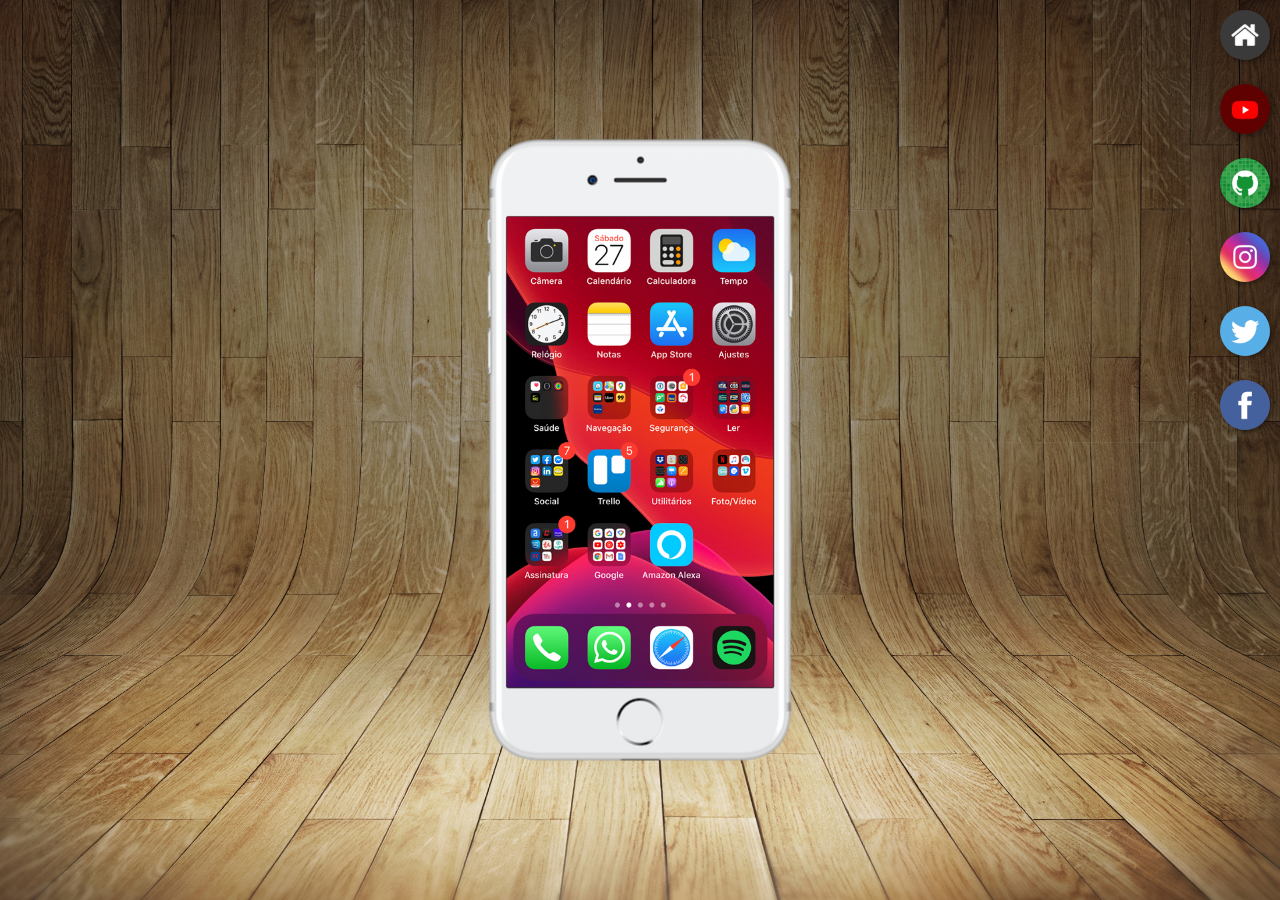
<file: index.html>
<!DOCTYPE html>
<html lang="pt-br">
<head>
    <meta charset="UTF-8">
    <meta name="viewport" content="width=device-width, initial-scale=1.0">
    <title>Projeto Redes Sociais</title>

    <link rel="shortcut icon" href="favicon.ico" type="image/x-icon">
    <link rel="stylesheet" href="estilos/style.css">

</head>
<body>
    <main>
        <section id="telefone">
            <iframe src="home.html" name="tela" id="tela" frameborder="0">
                Seu navegador não suporta iframes.
            </iframe>
        </section>
        <section id="redes-sociais">
            <a href="home.html" target="tela"><img src="imagens/logo-home.jpg" alt="Home"></a><br>
            <a href="youtube.html" target="tela"><img src="imagens/logo-youtube.jpg" alt="YouTube"></a><br>
            <a href="github.html" target="tela"><img src="imagens/logo-github.jpg" alt="GitHub"></a><br>
            <a href="instagram.html" target="tela"><img src="imagens/logo-instagram.jpg" alt="Instagram"></a><br>
            <a href="twitter.html" target="tela"><img src="imagens/logo-twitter.jpg" alt="Twitter"></a><br>
            <a href="facebook.html" target="tela"><img src="imagens/logo-facebook.jpg" alt="Facebook"></a>
        </section>
    </main>
</body>
</html>
</file>
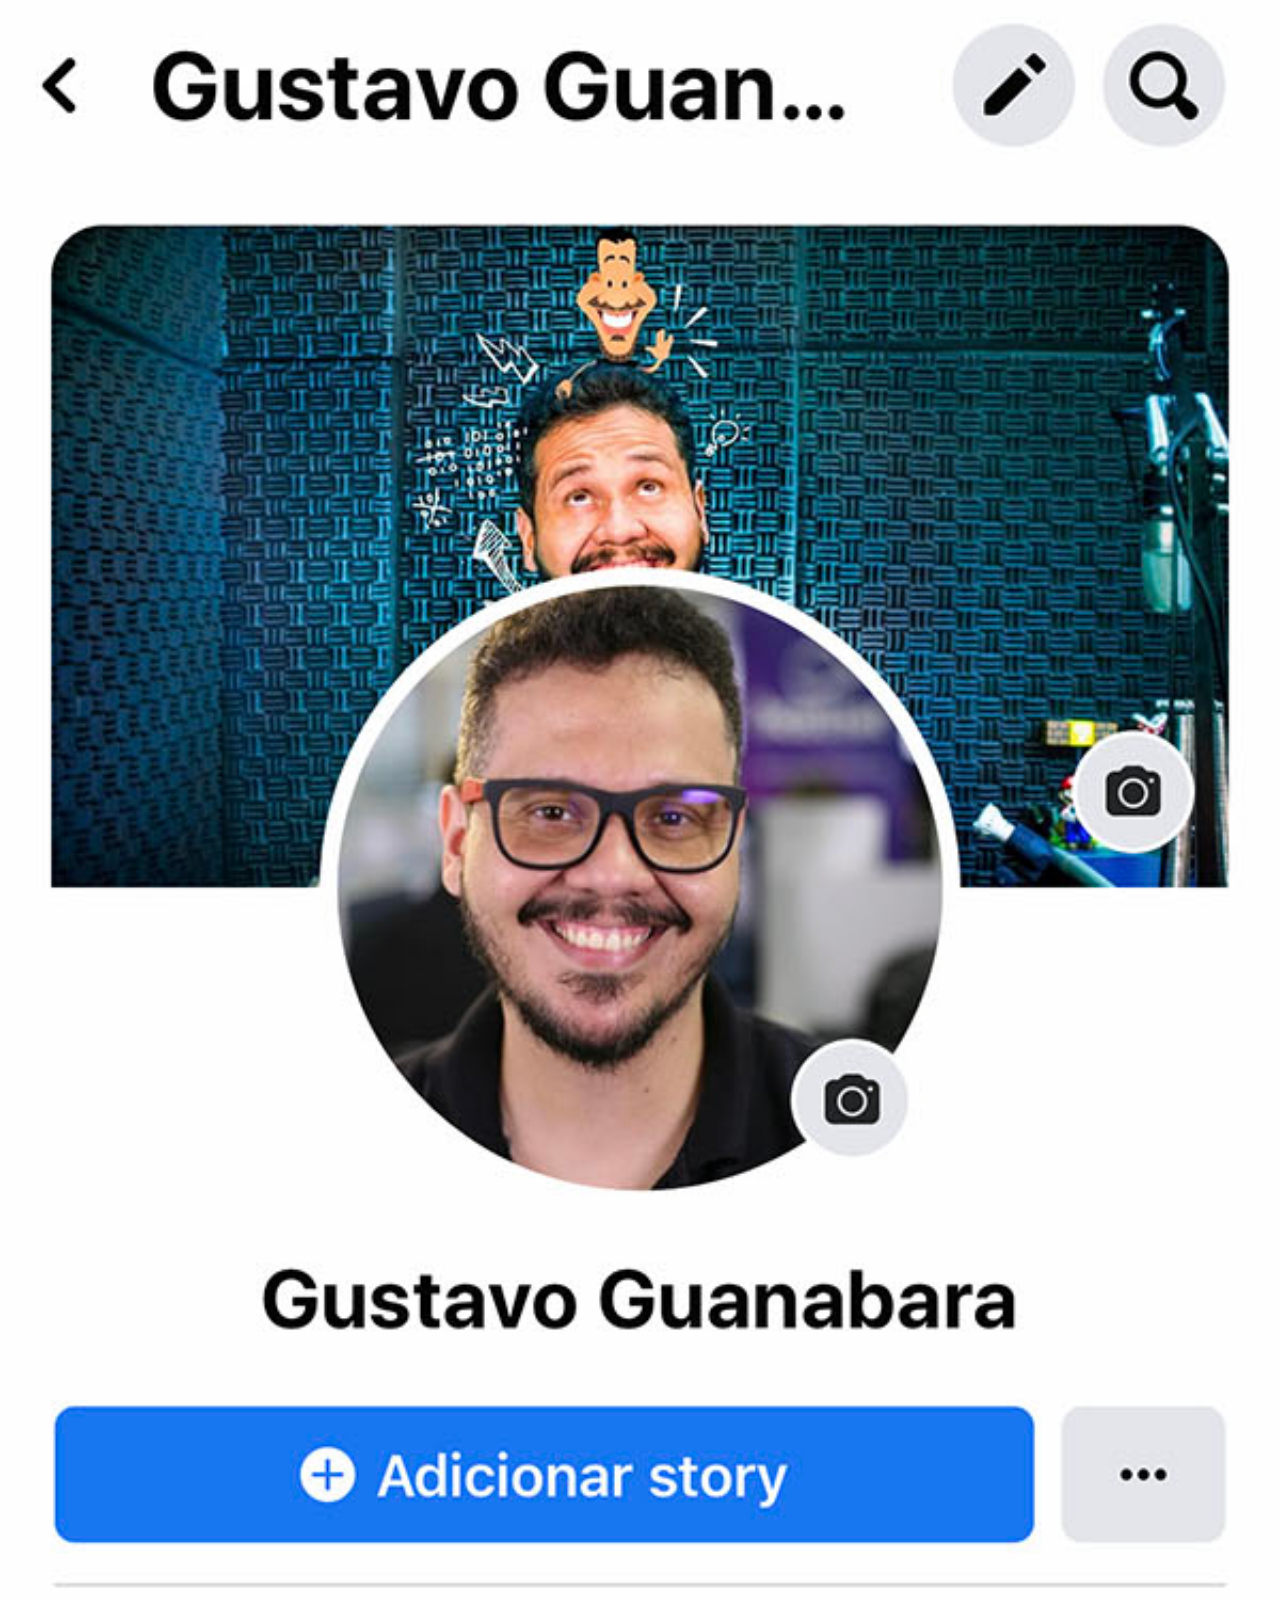
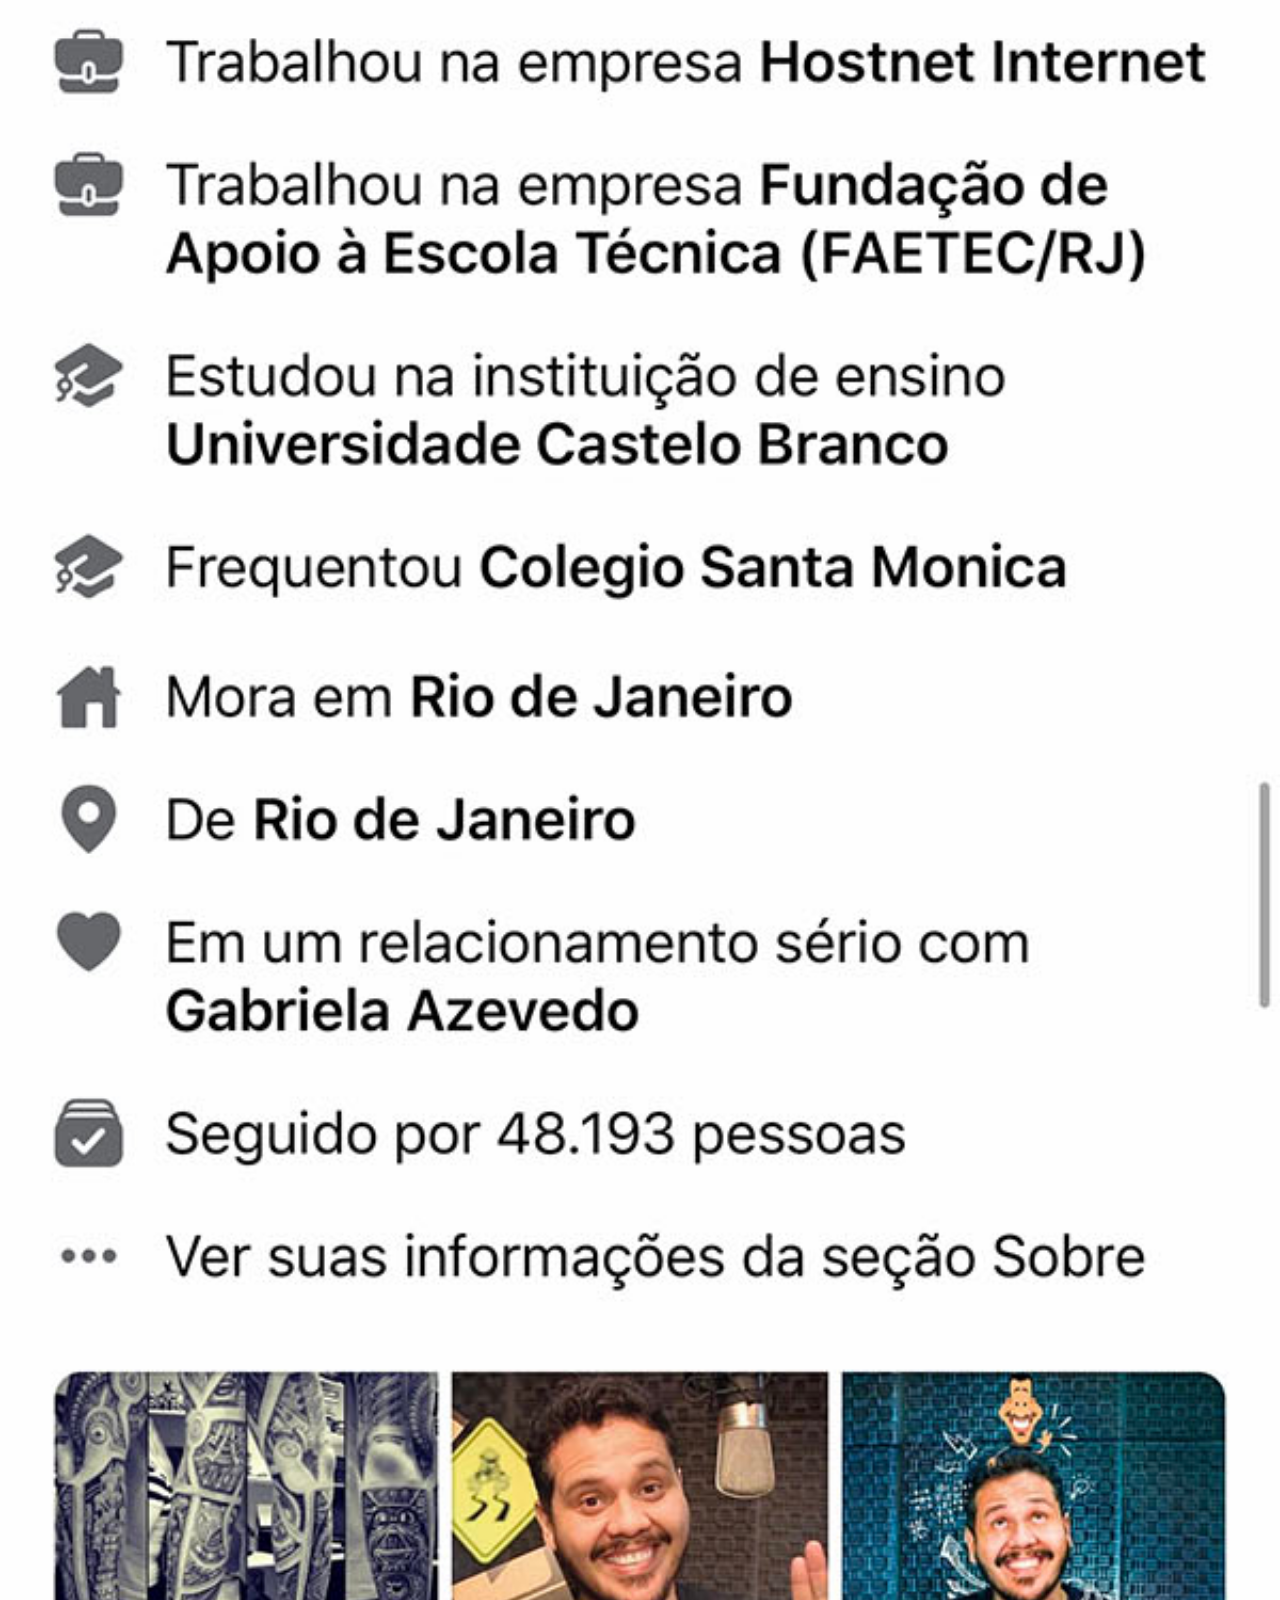
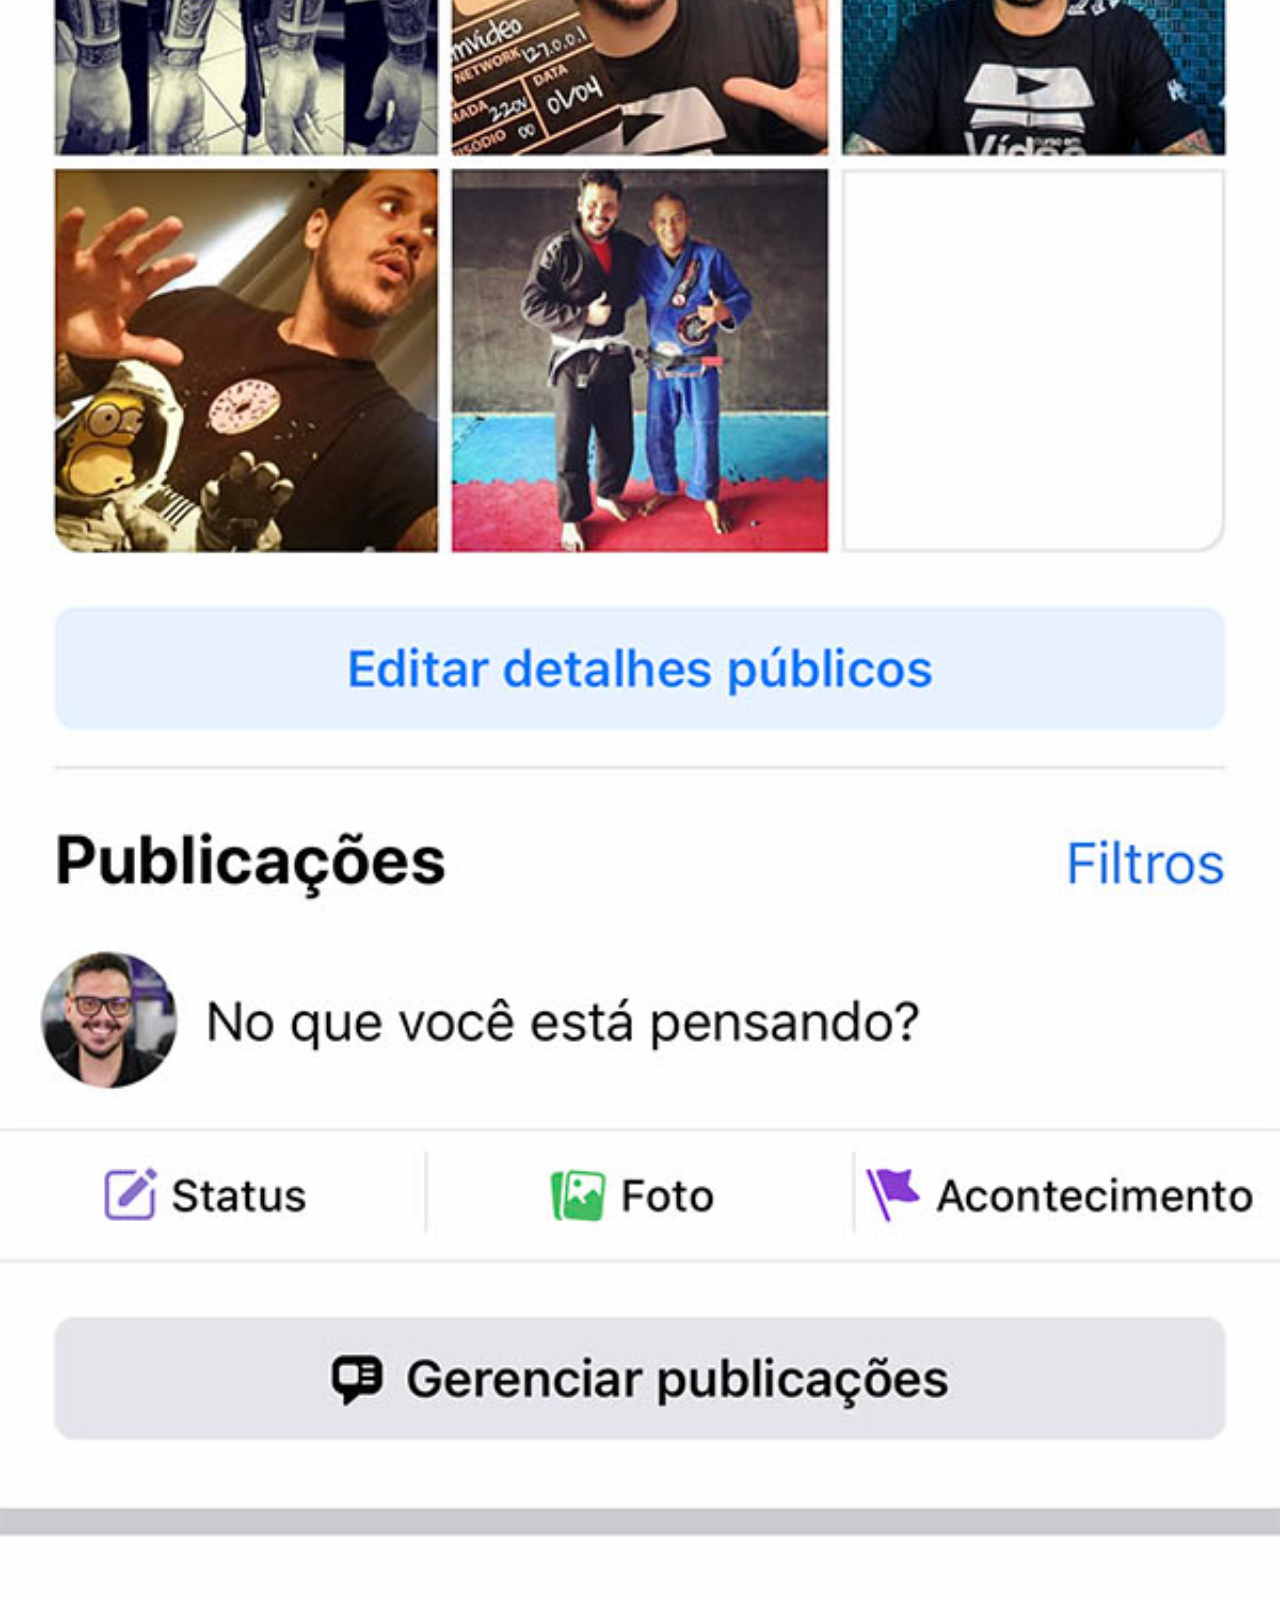
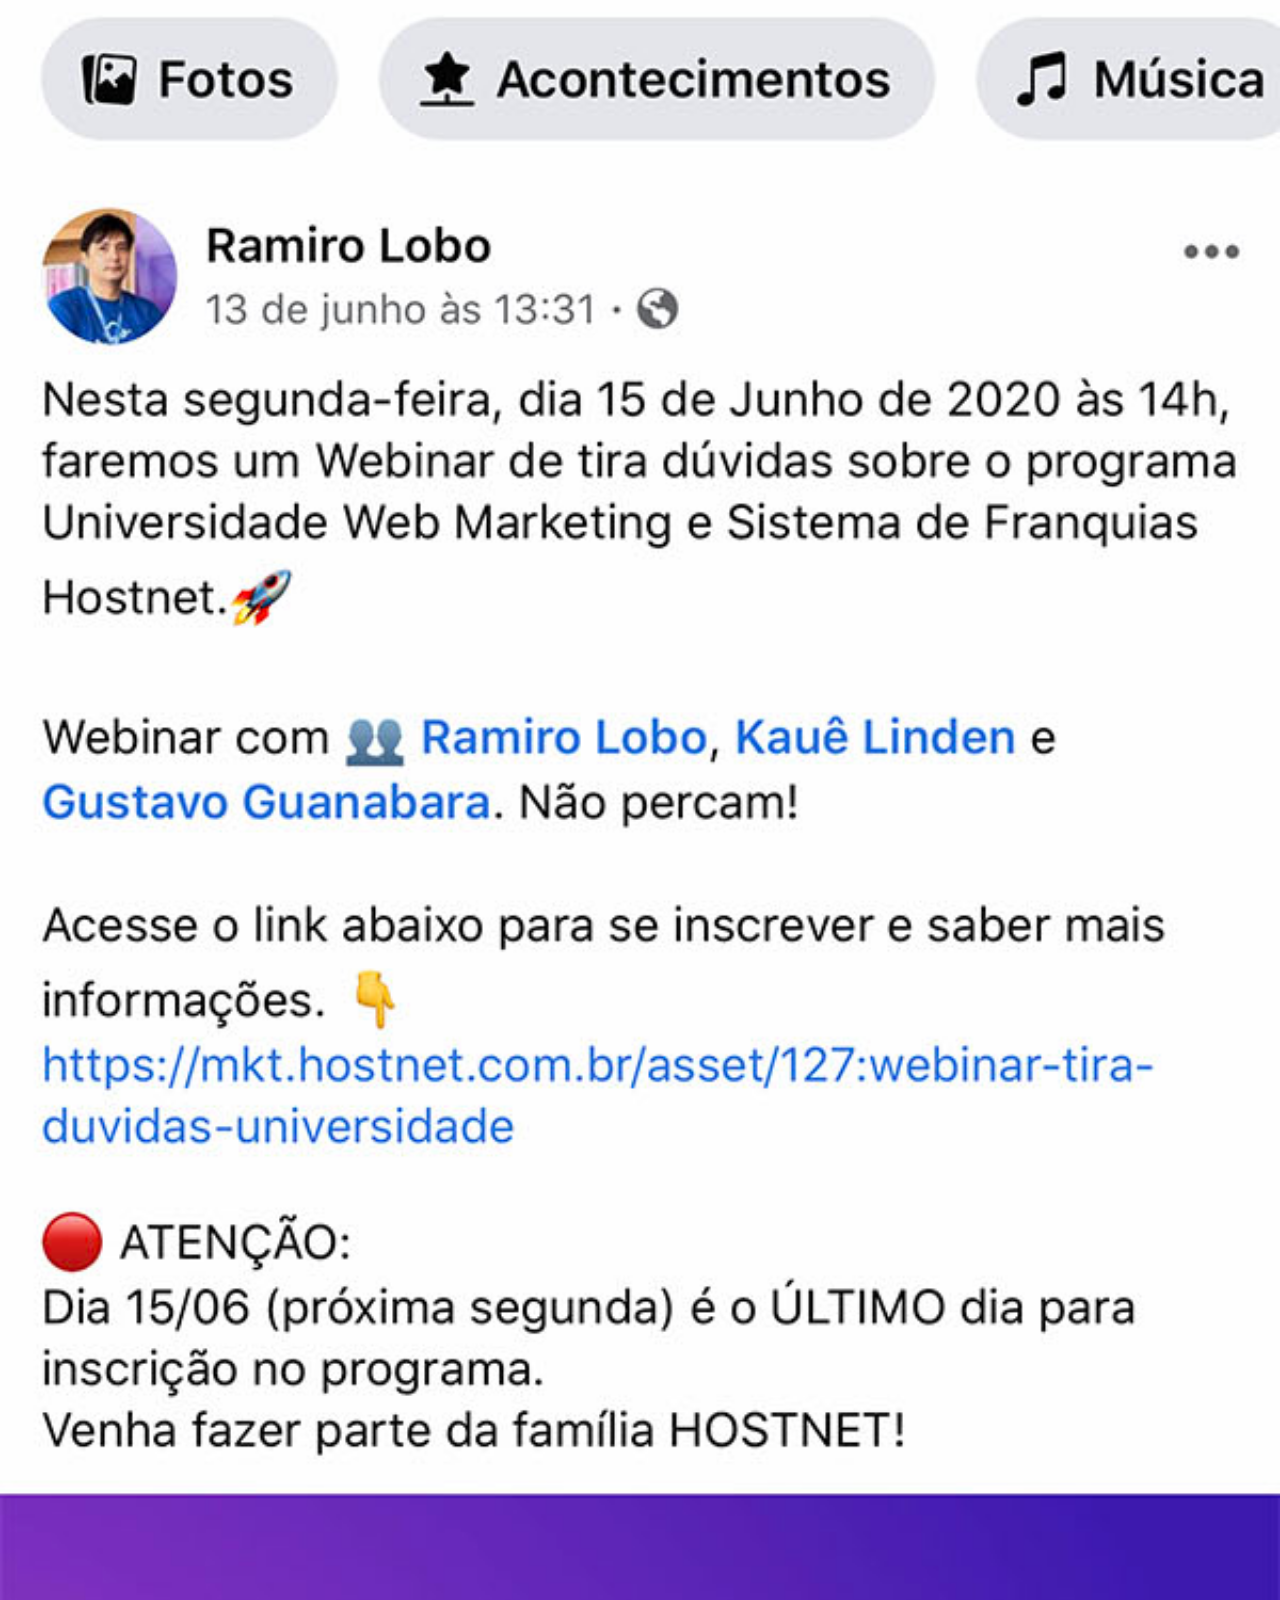
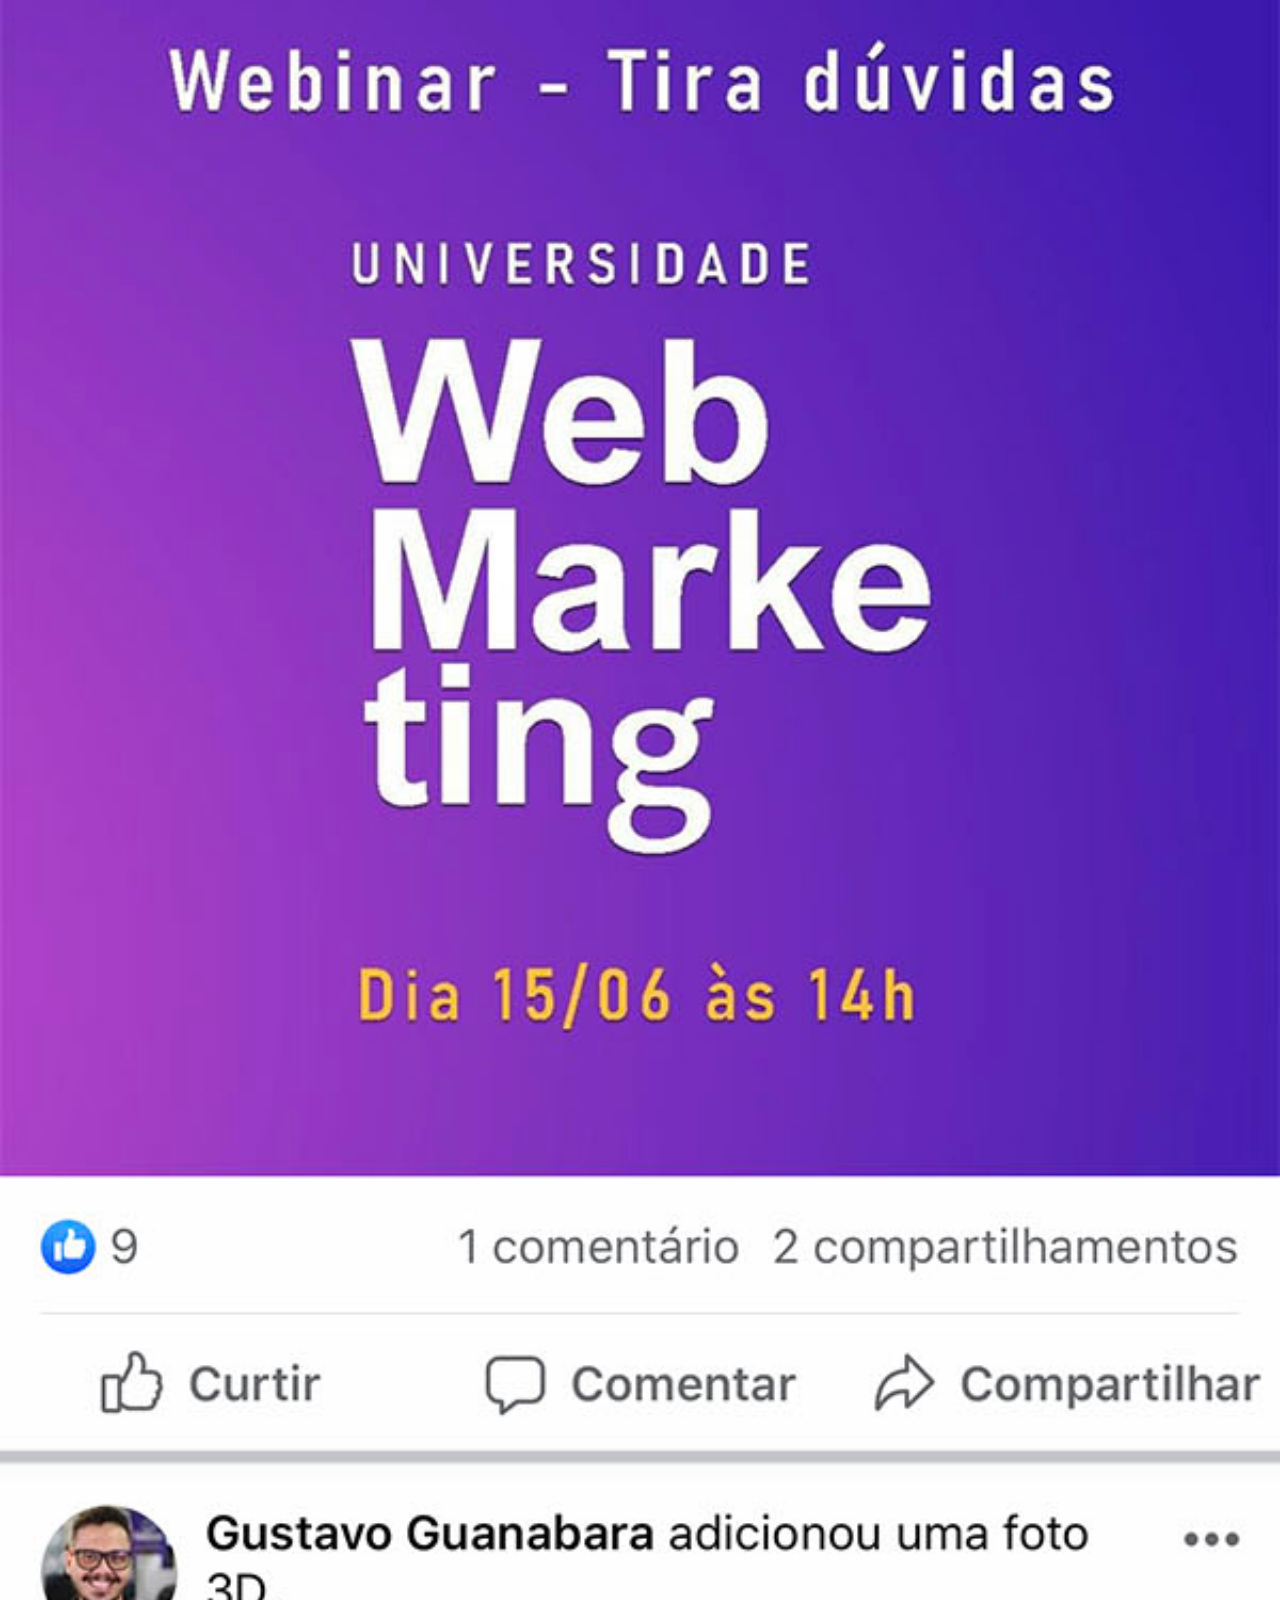
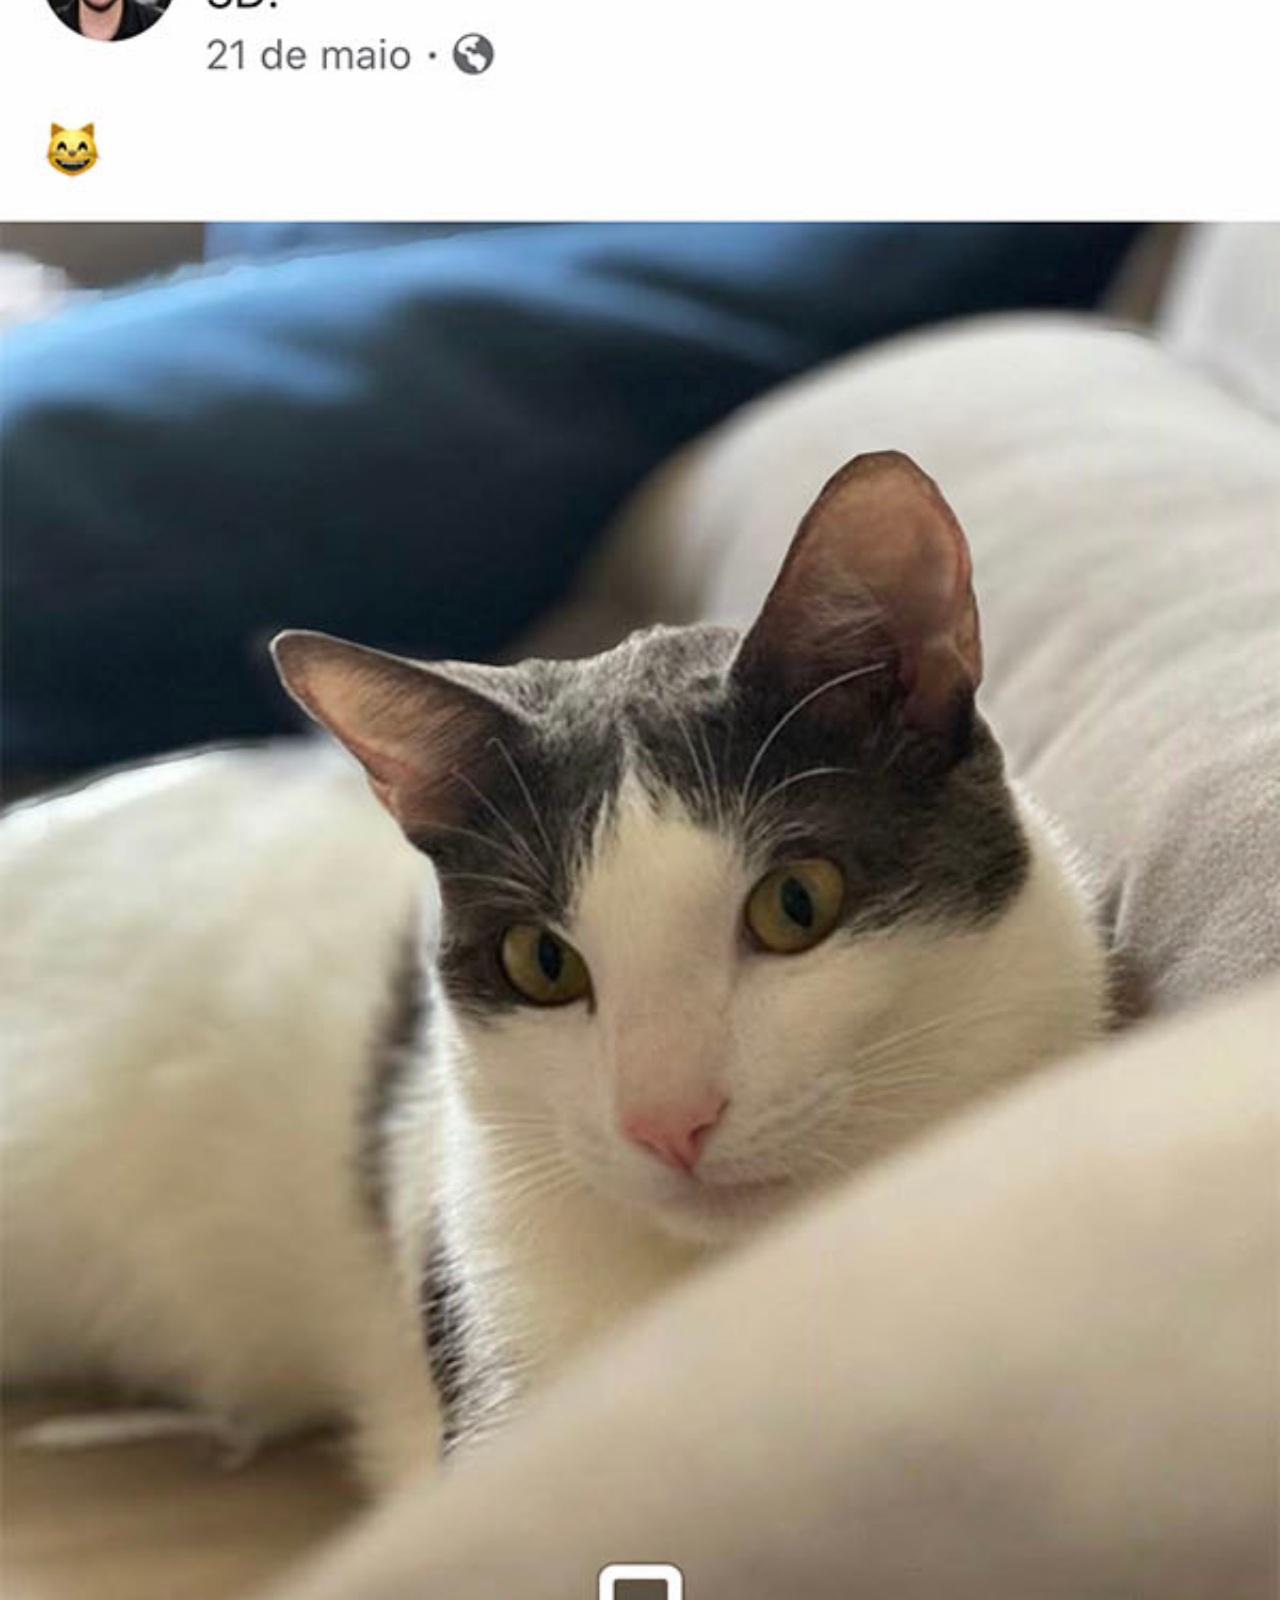
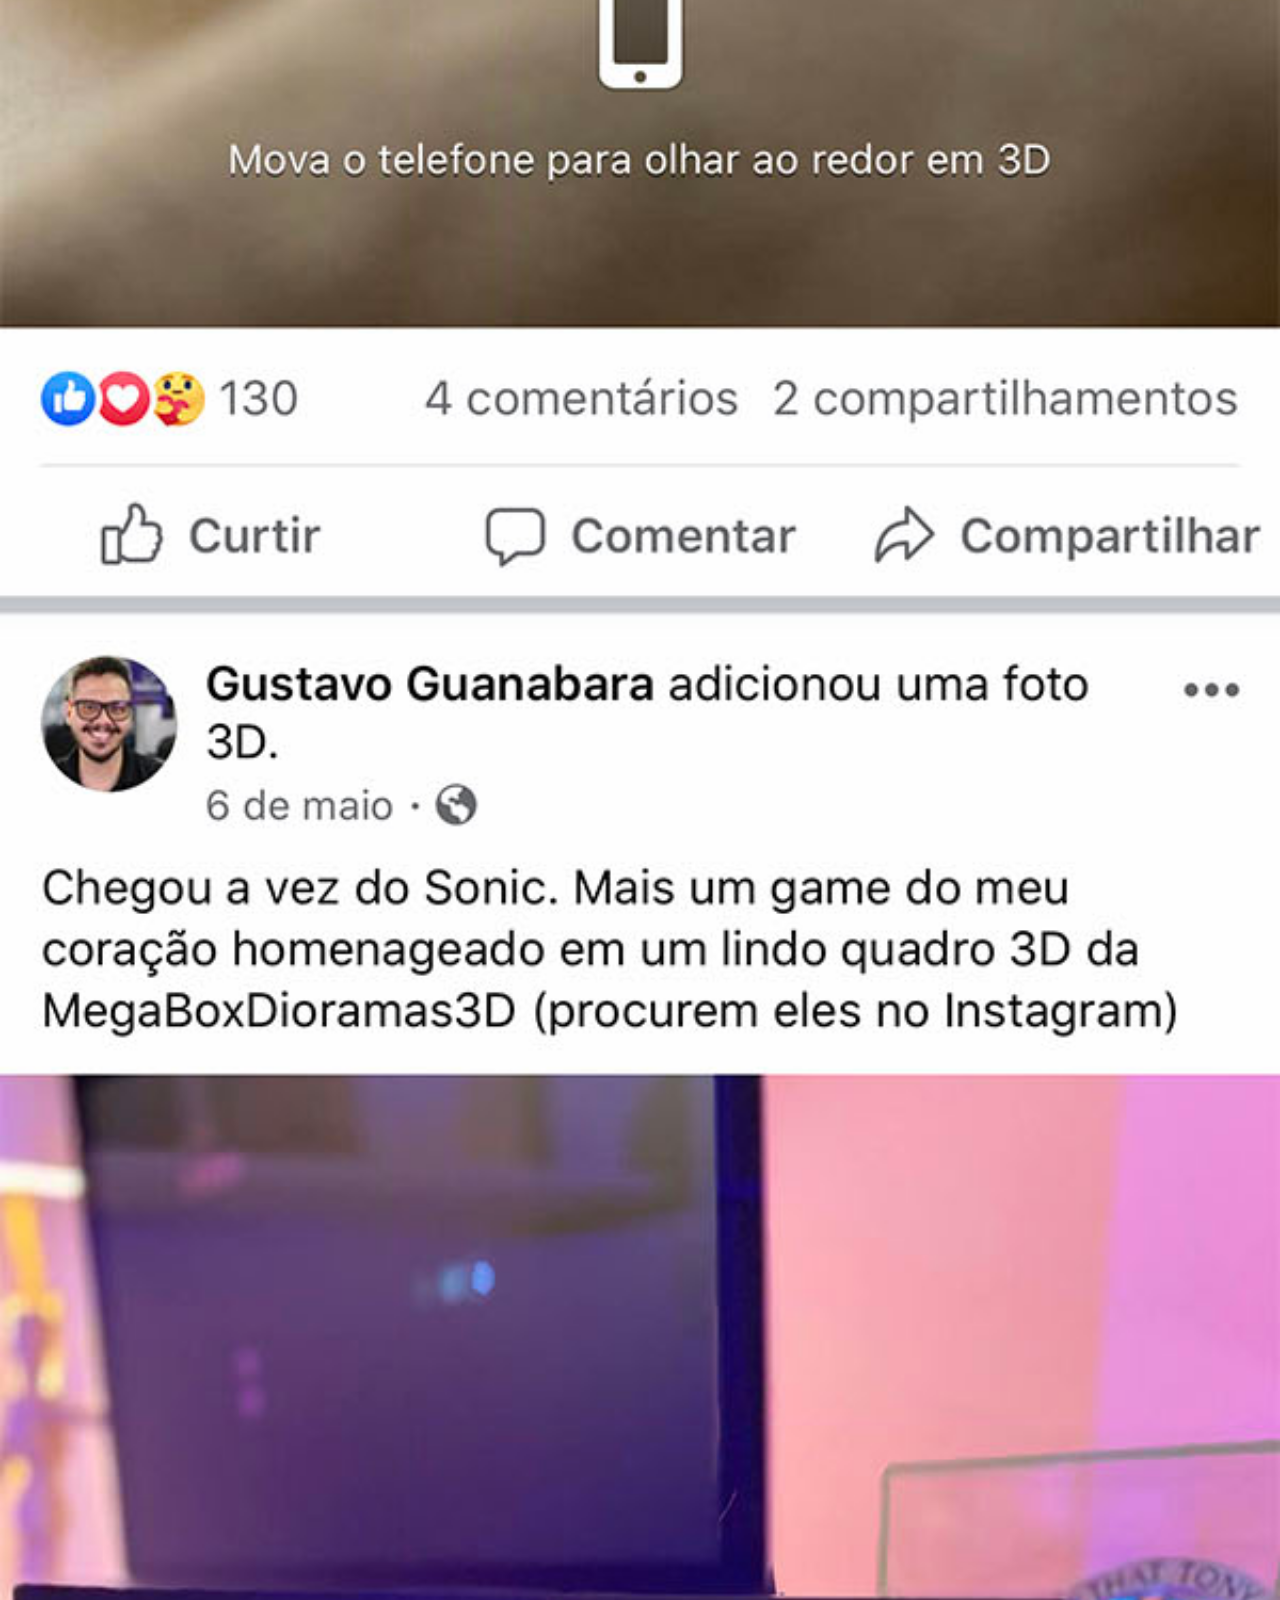
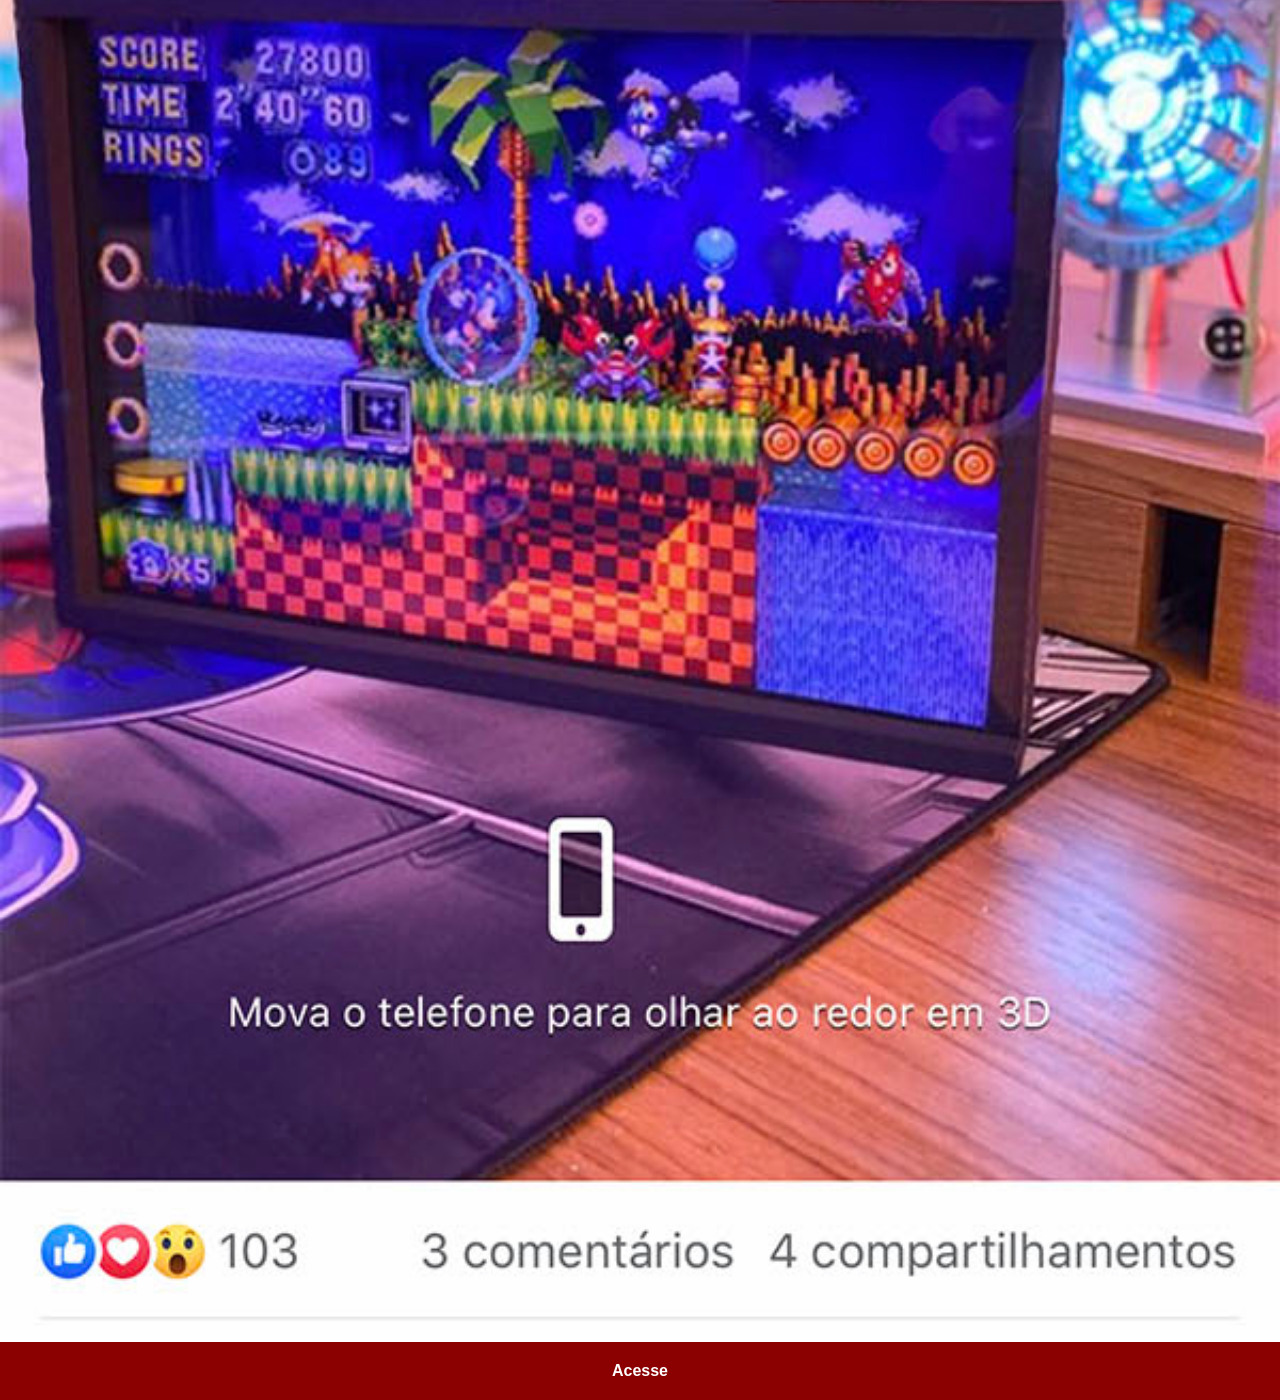
<file: facebook.html>
<!DOCTYPE html>
<html lang="pt-br">
<head>
    <meta charset="UTF-8">
    <meta name="viewport" content="width=device-width, initial-scale=1.0">
    <title>Facebook</title>
    <link rel="stylesheet" href="estilos/social.css">
</head>
<body>
    <img src="imagens/tela-facebook.jpg" alt="Facebook">
    <a href="https://www.facebook.com" target="_blank">Acesse</a>
</body>
</html>
</file>
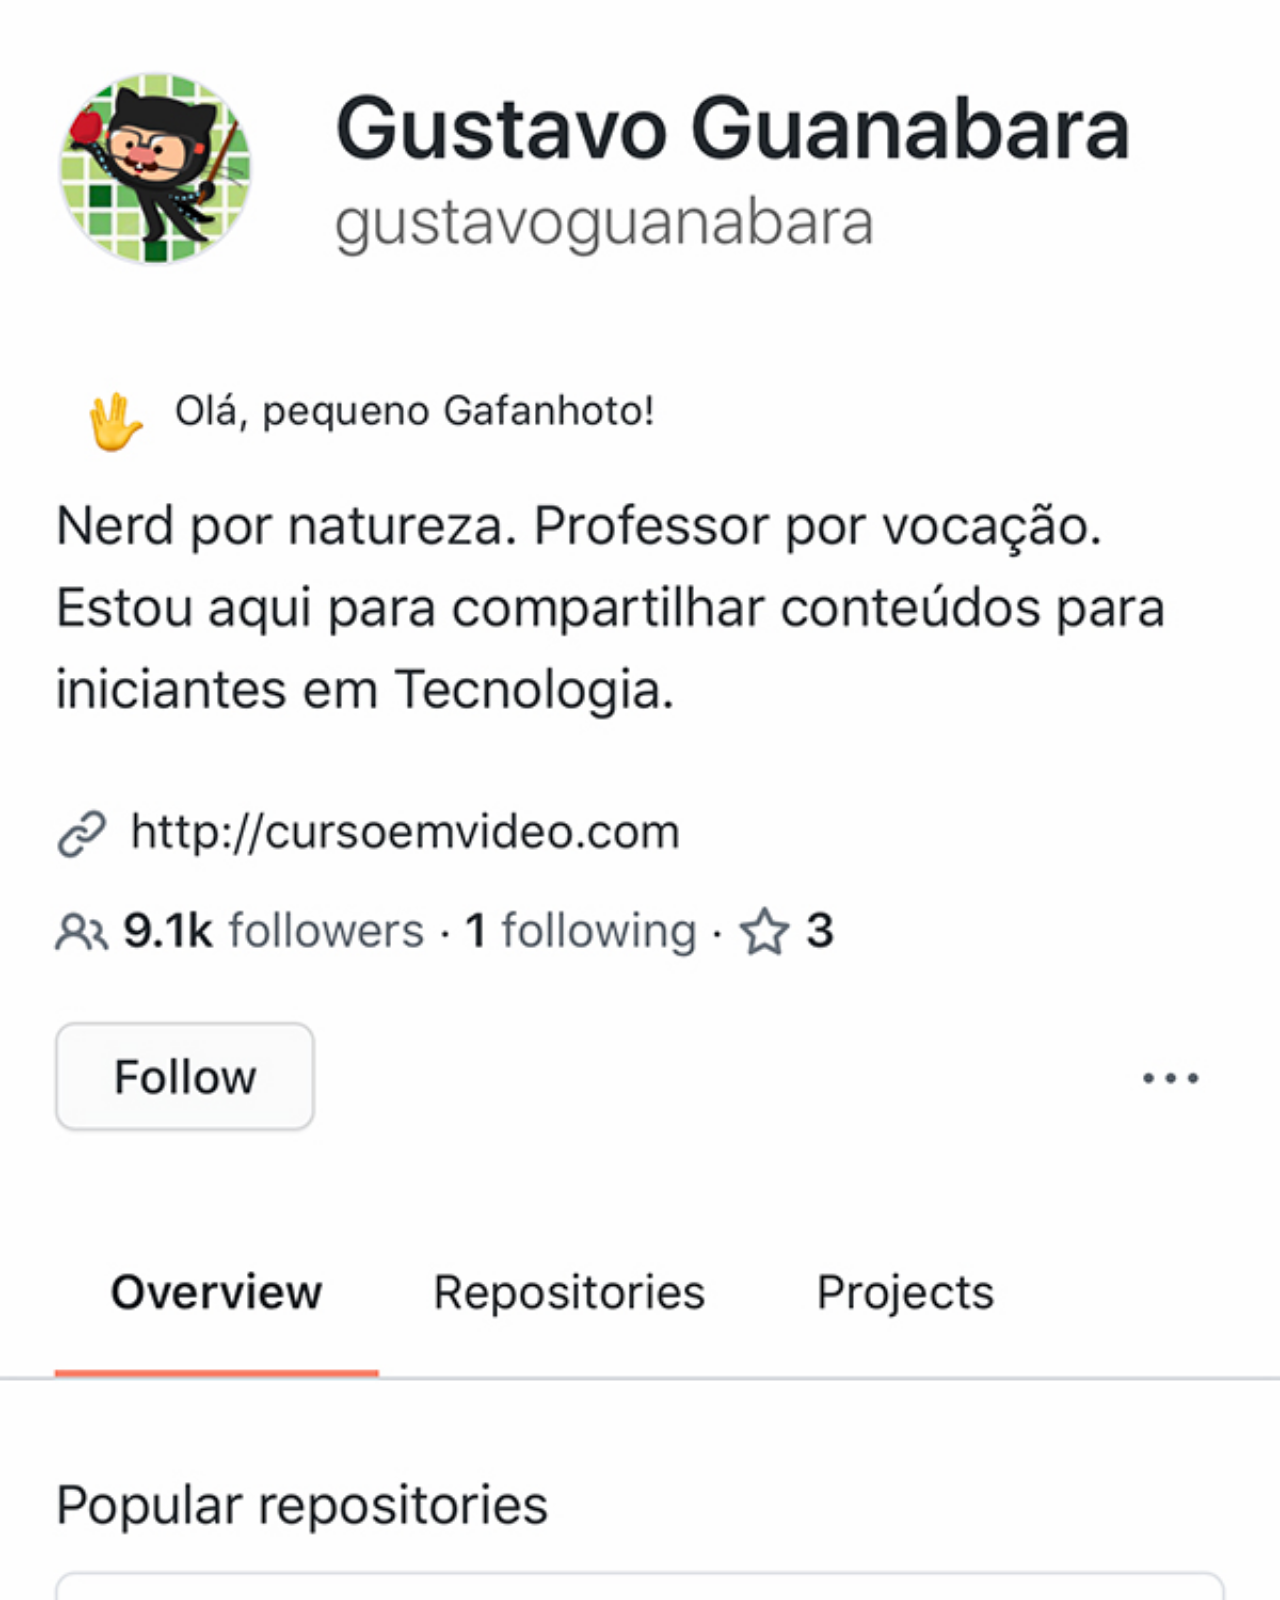
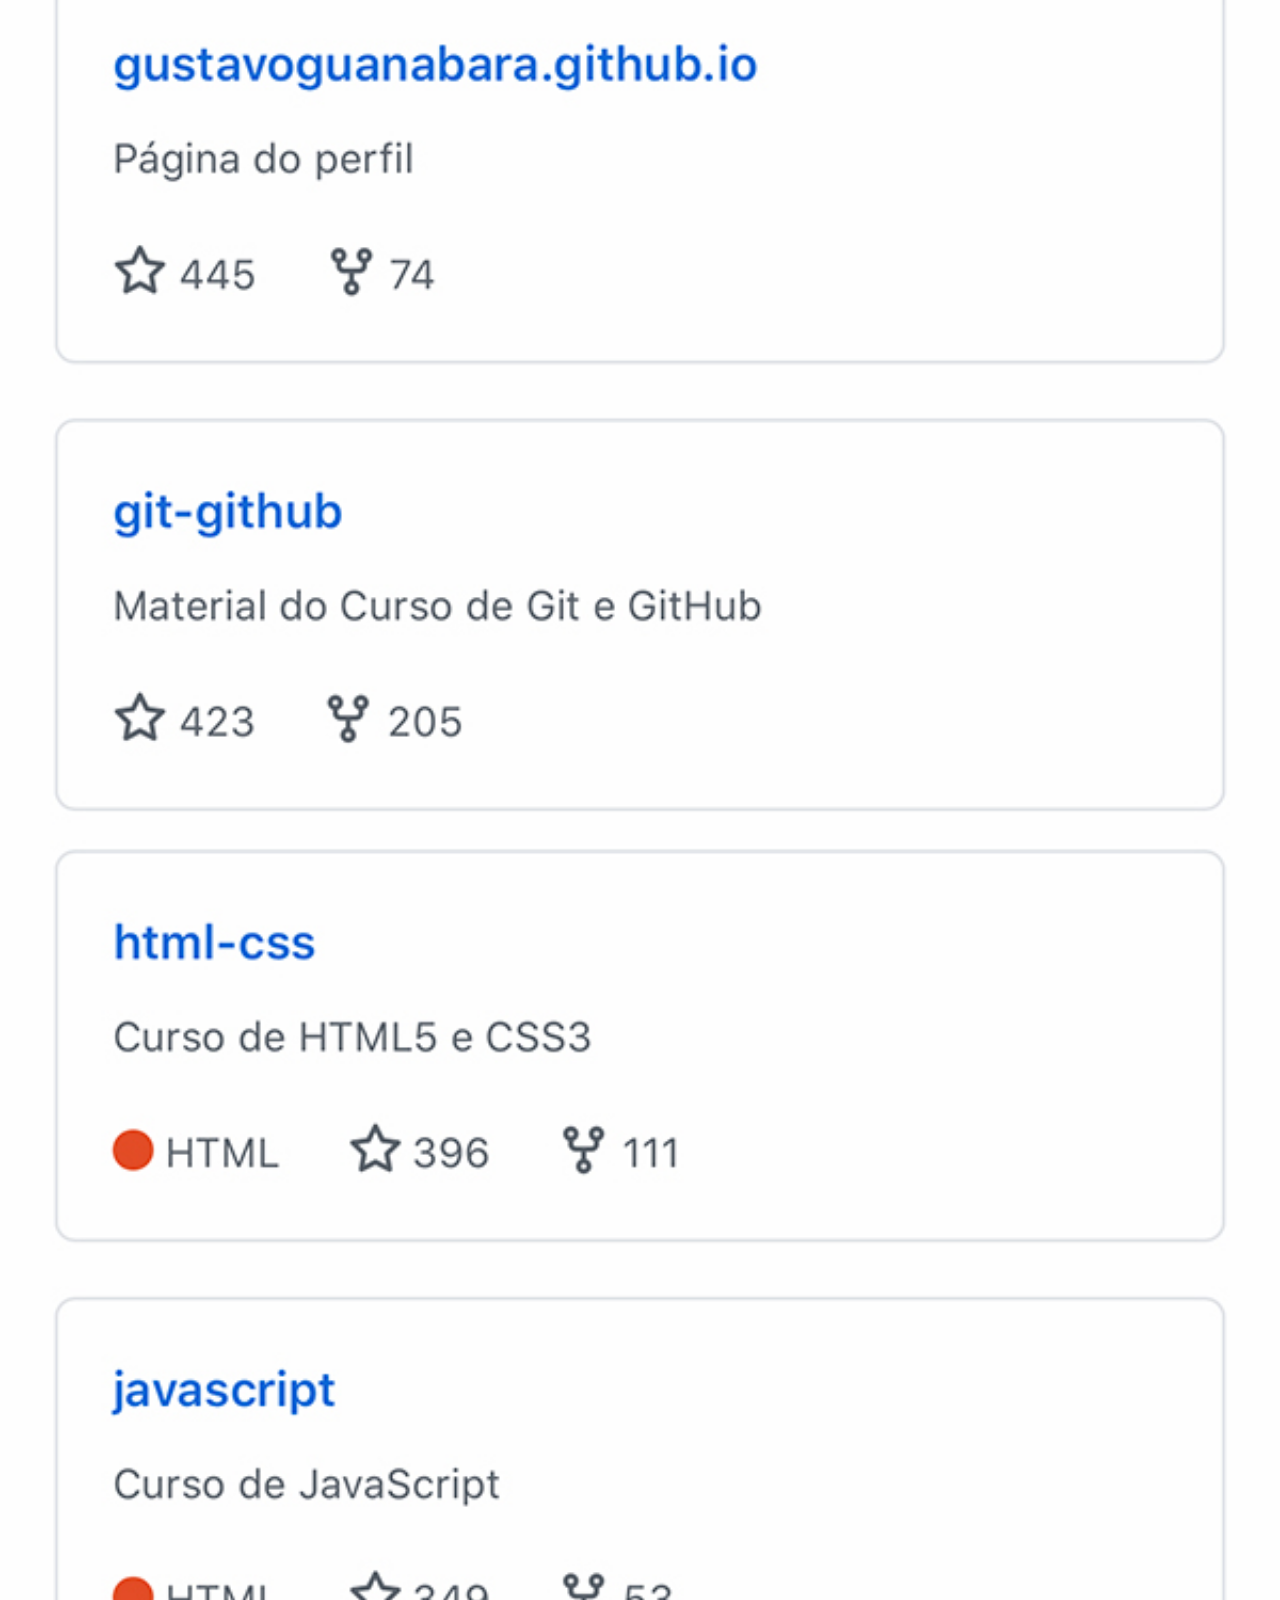
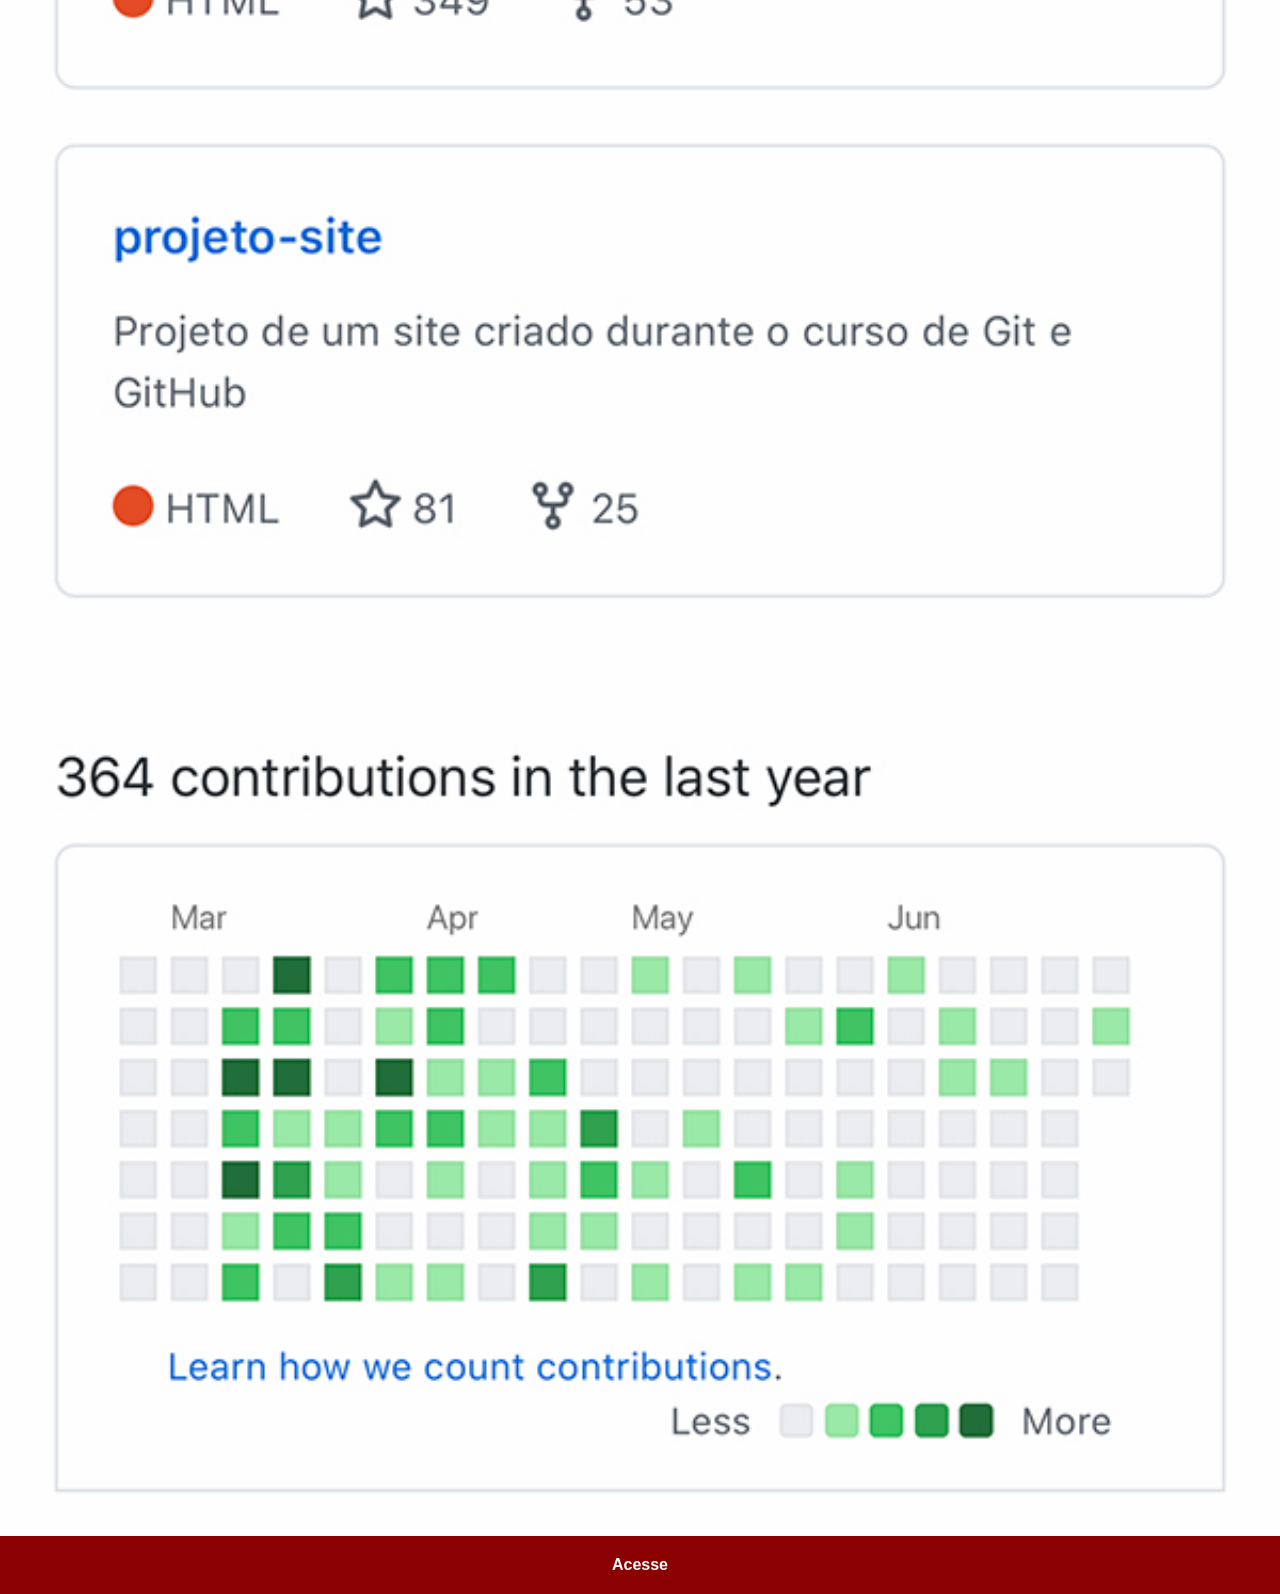
<file: github.html>
<!DOCTYPE html>
<html lang="pt-br">
<head>
    <meta charset="UTF-8">
    <meta name="viewport" content="width=device-width, initial-scale=1.0">
    <title>GitHub</title>
    <link rel="stylesheet" href="estilos/social.css">
</head>
<body>
    <img src="imagens/tela-github.jpg" alt="github">
    <a href="https://www.github.com" target="_blank">Acesse</a>
</body>
</html>
</file>
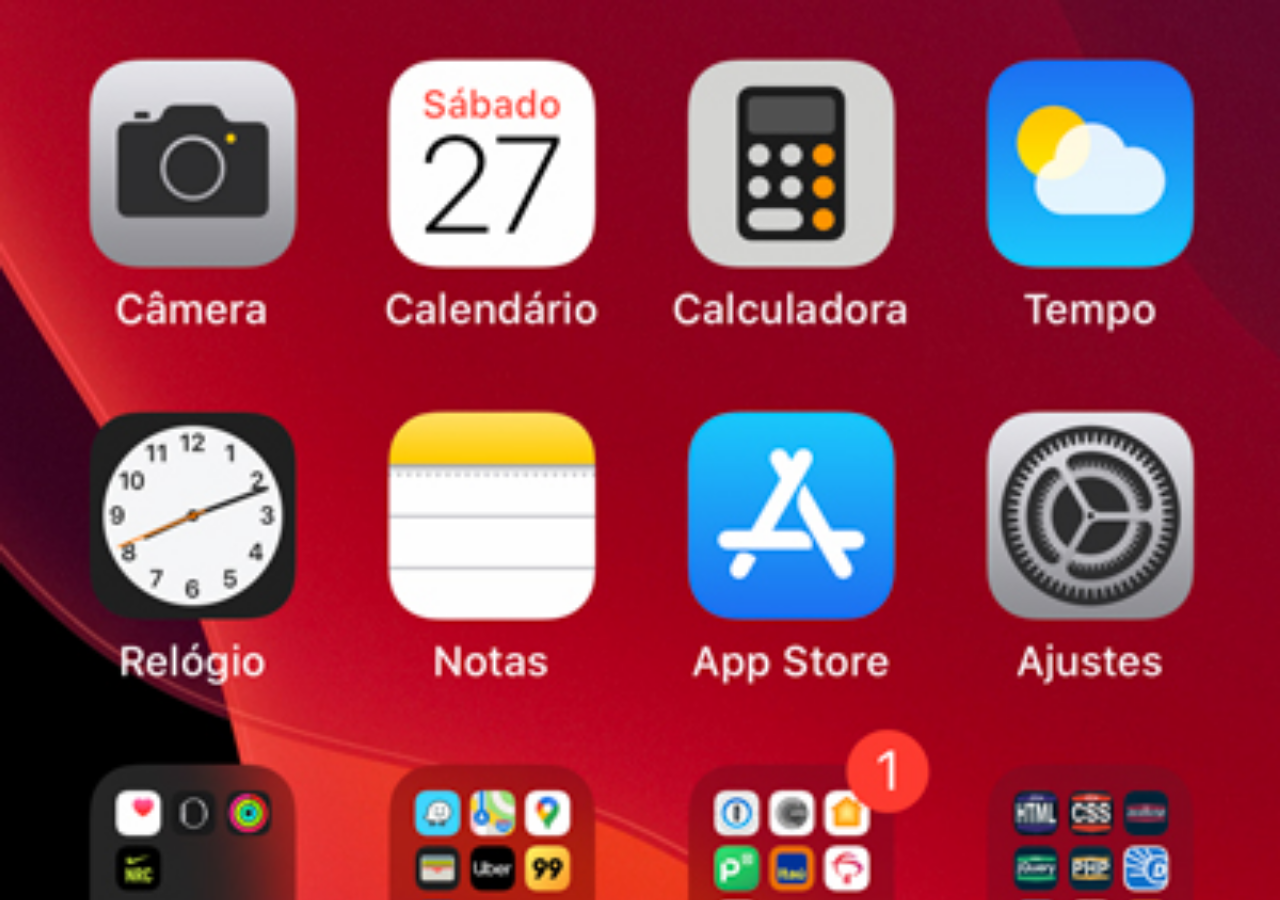
<file: home.html>
<!DOCTYPE html>
<html lang="pt-br">
<head>
    <meta charset="UTF-8">
    <meta name="viewport" content="width=device-width, initial-scale=1.0">
    <title>Home</title>
</head>
<style>
    *{
        margin: 0px;
        padding: 0px;
    }

    body {
        width: 100vw;
        height: 100vh;
        background: black url('imagens/tela-home.jpg') no-repeat top center;
        background-size: cover;
    }
</style>
<body>
    
</body>
</html>
</file>
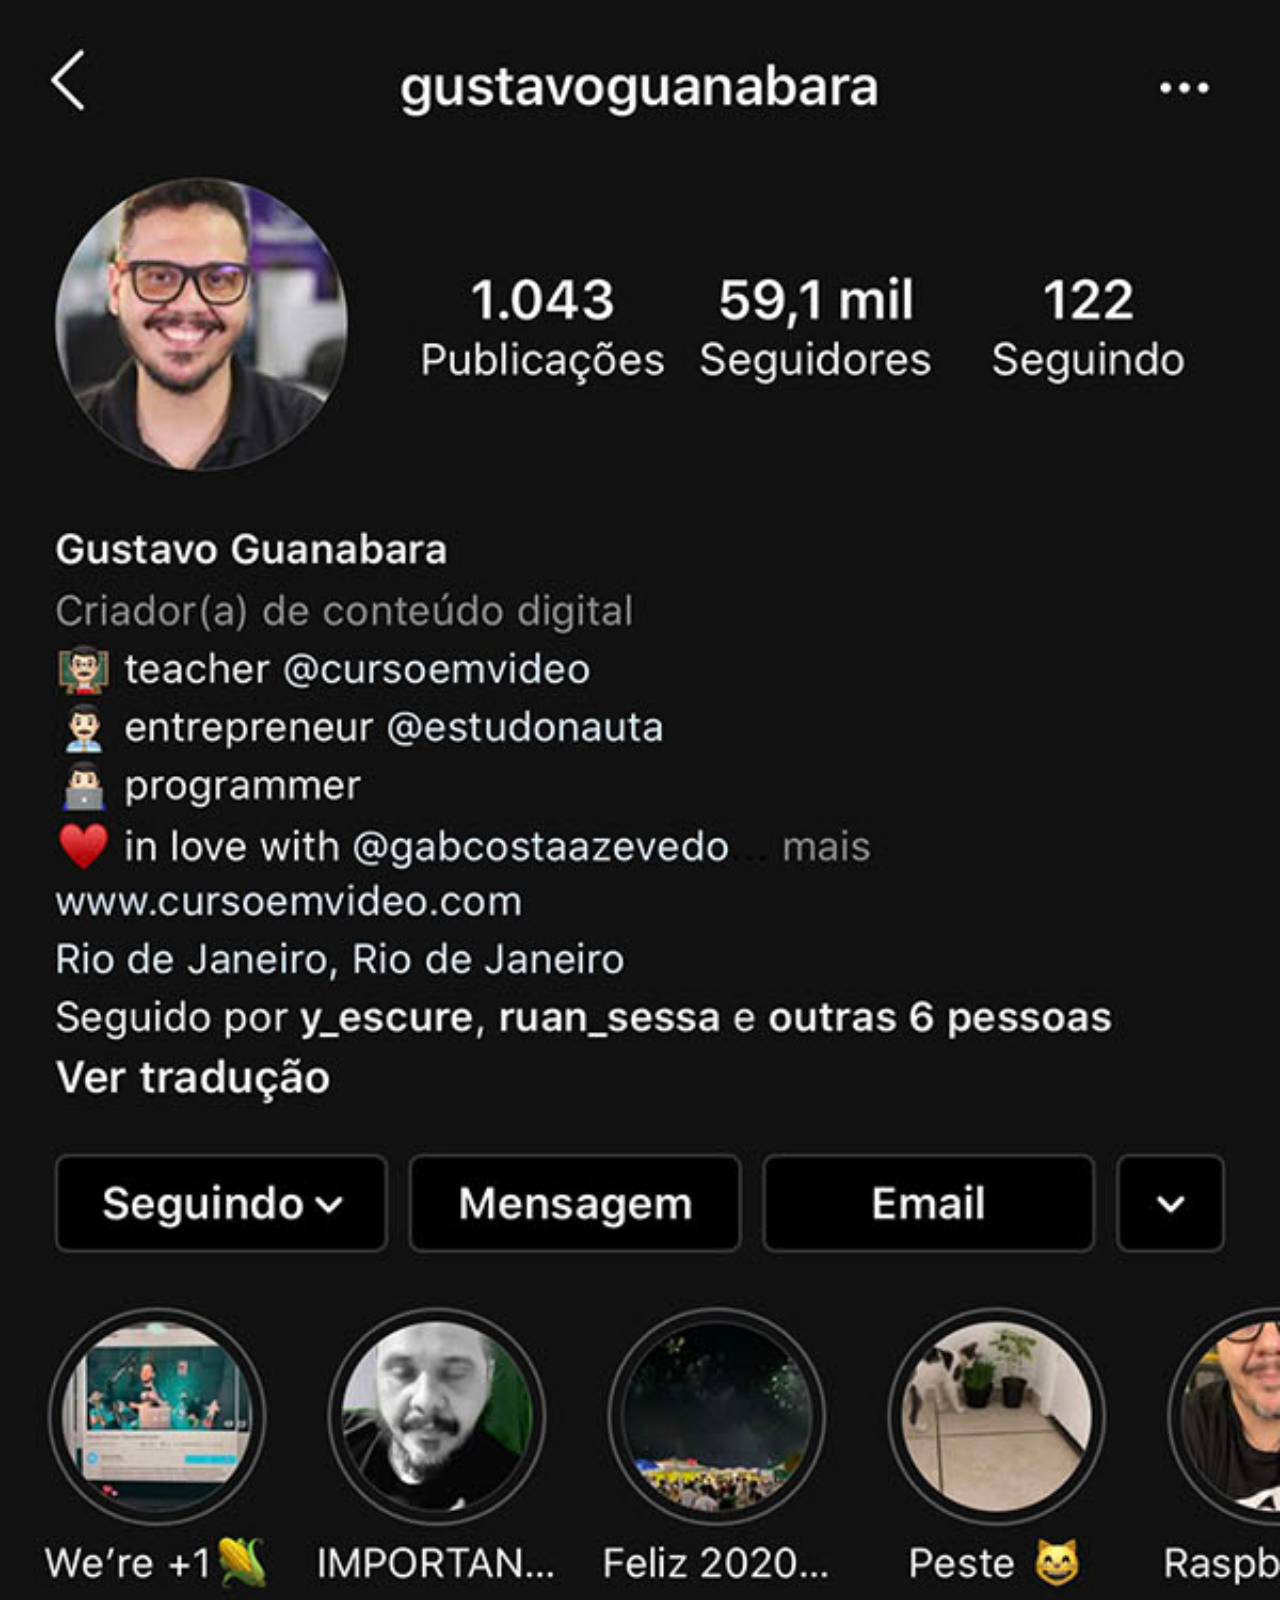
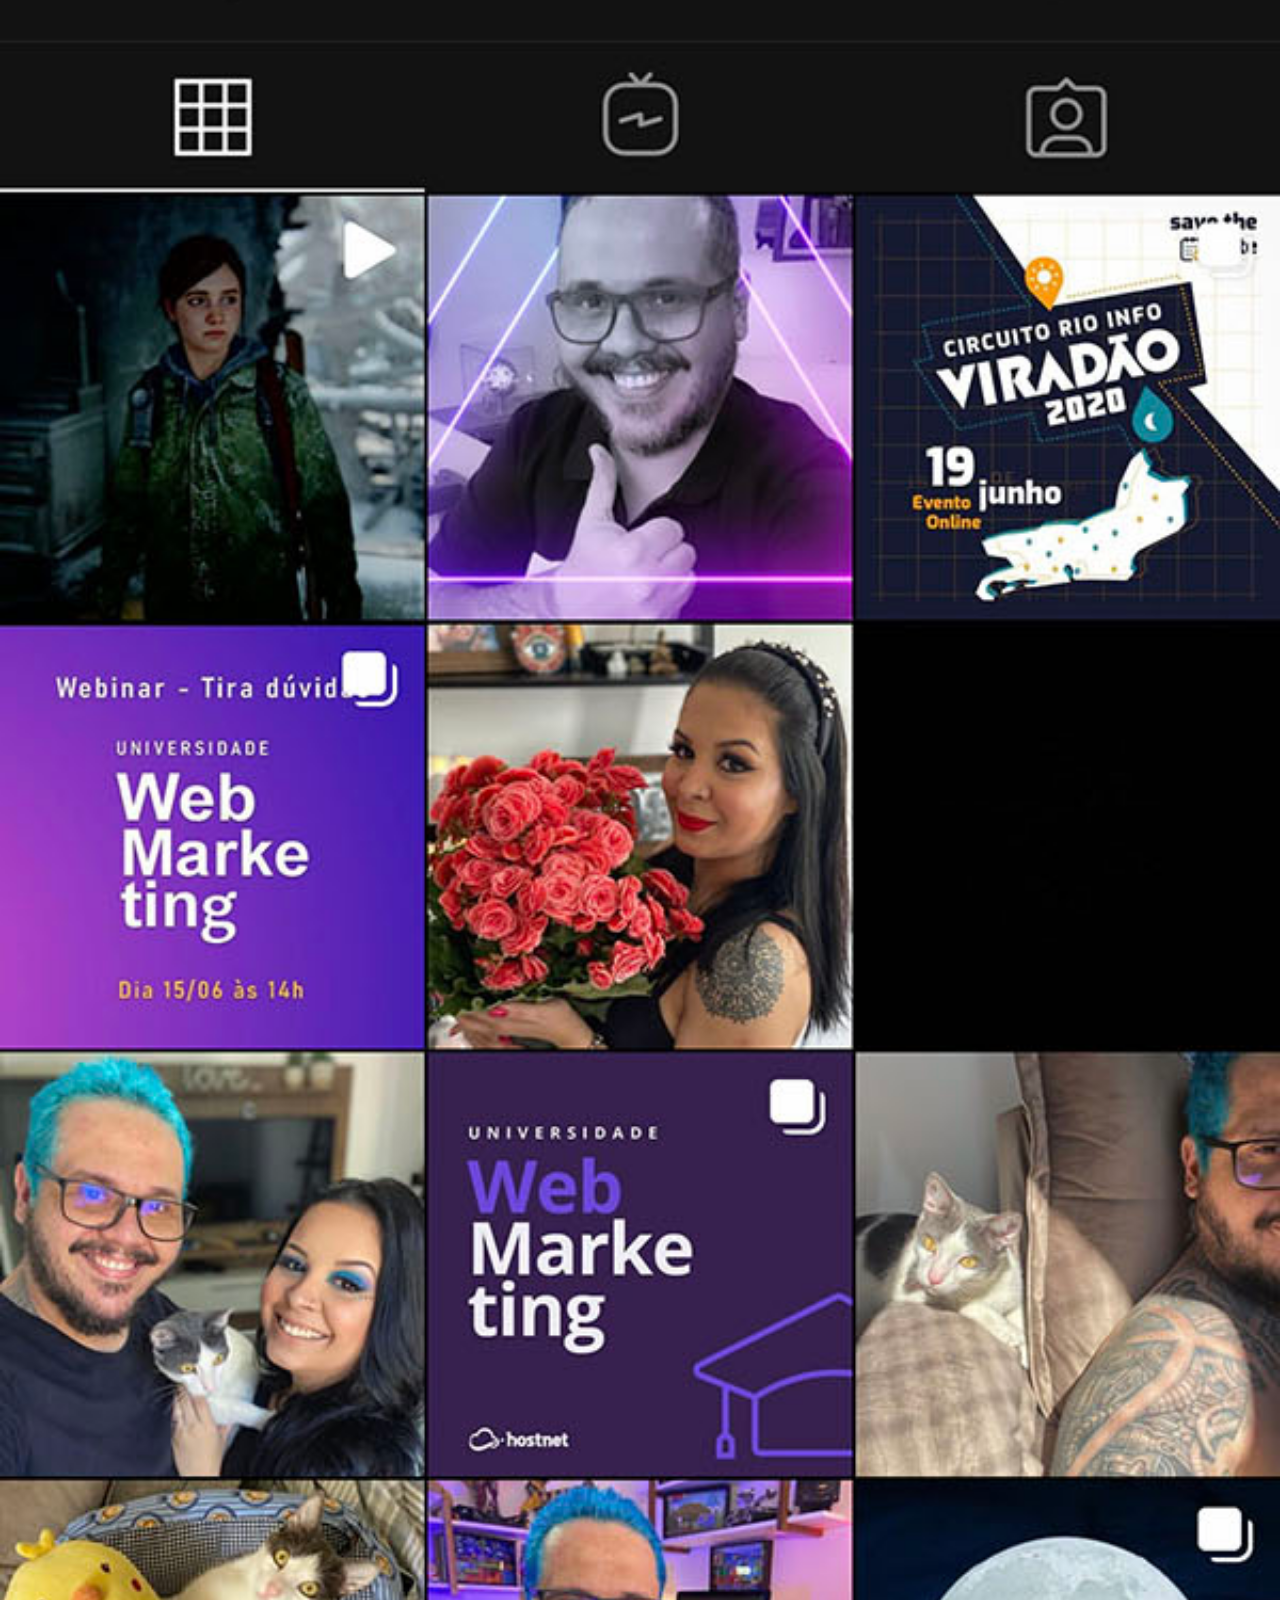
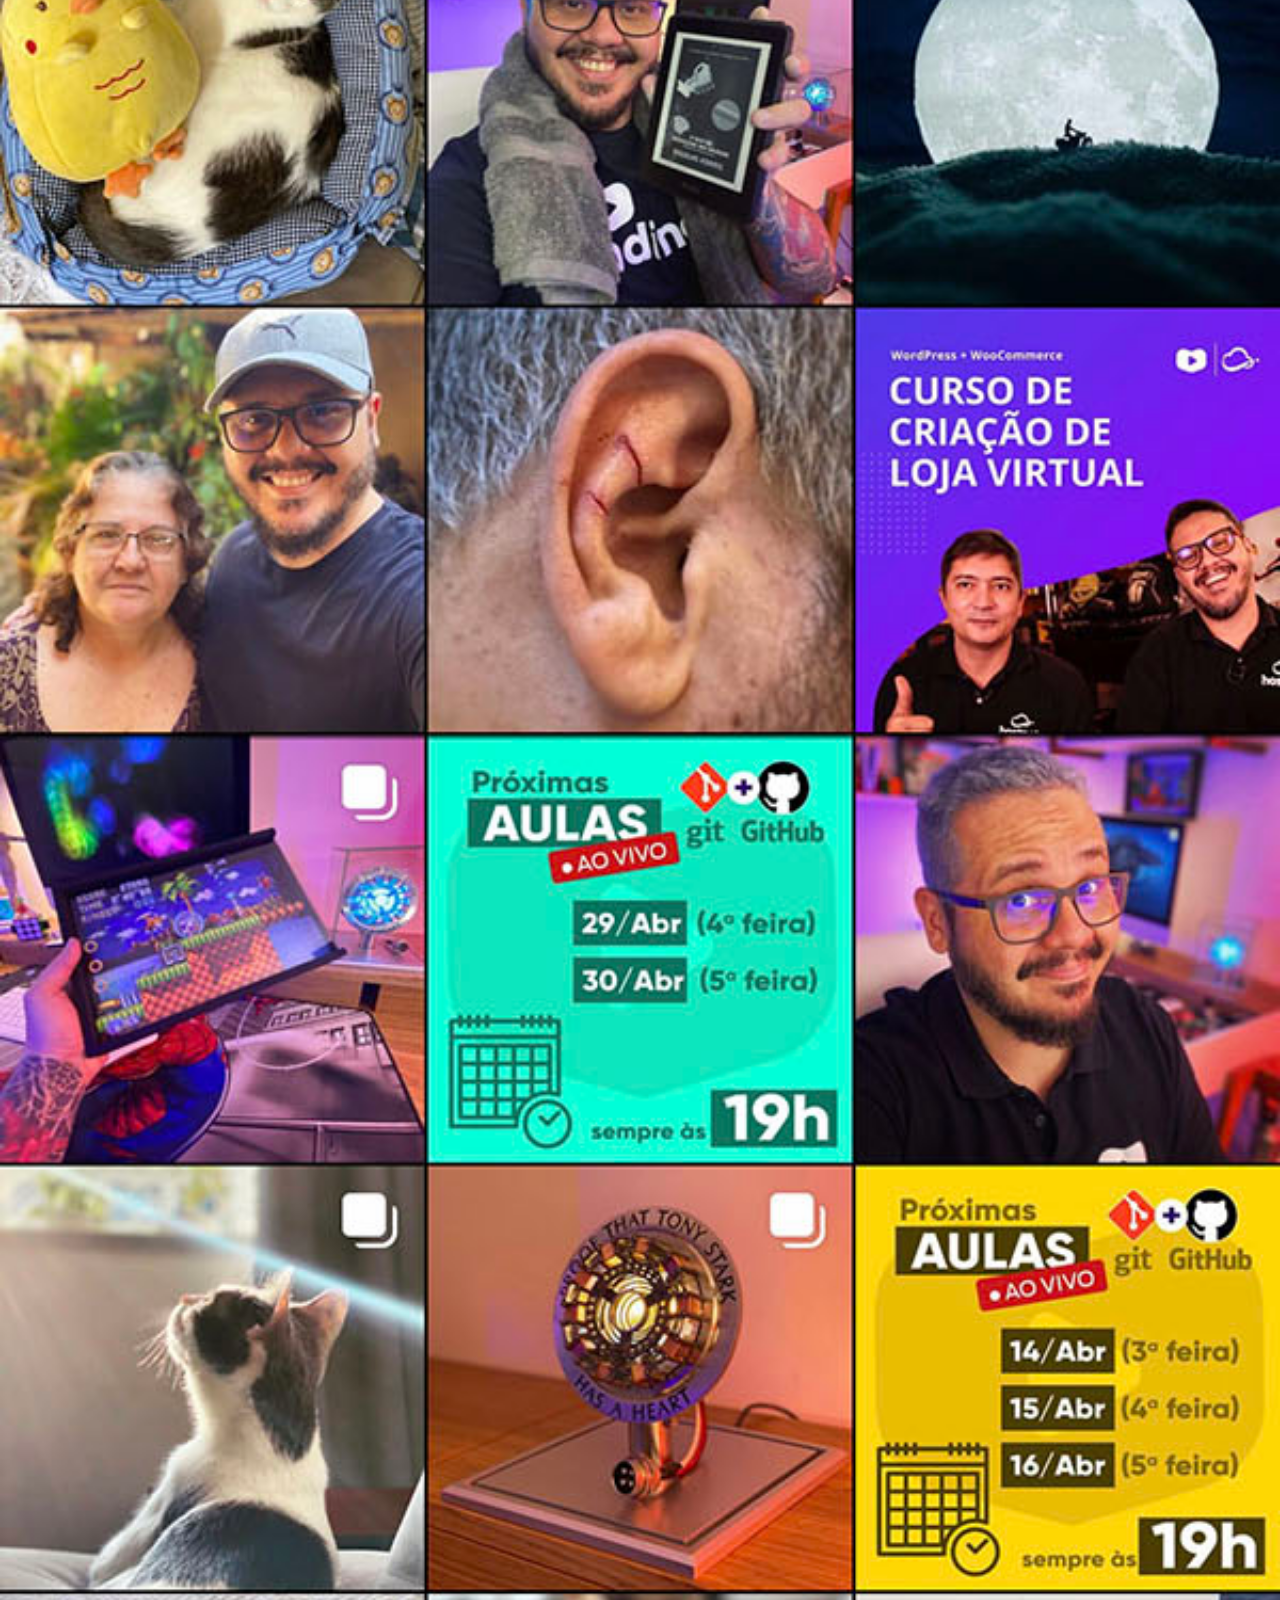
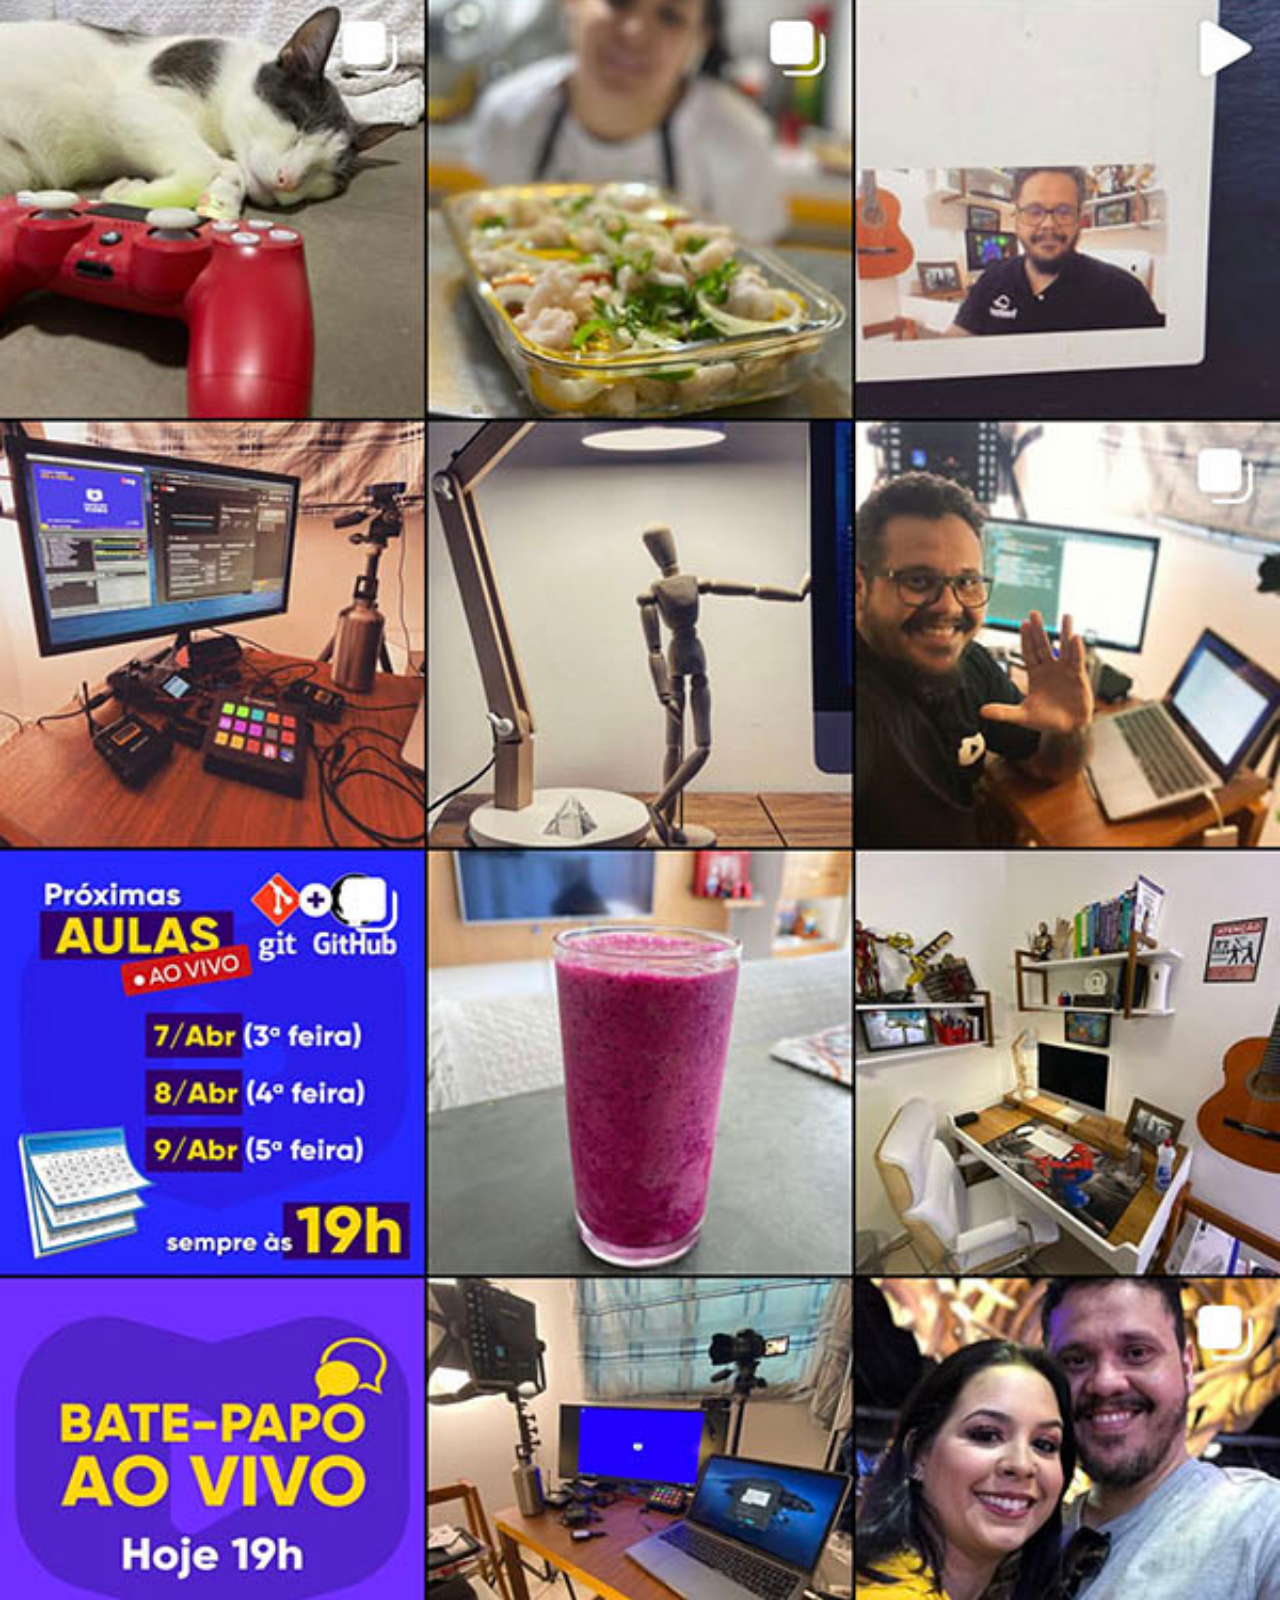
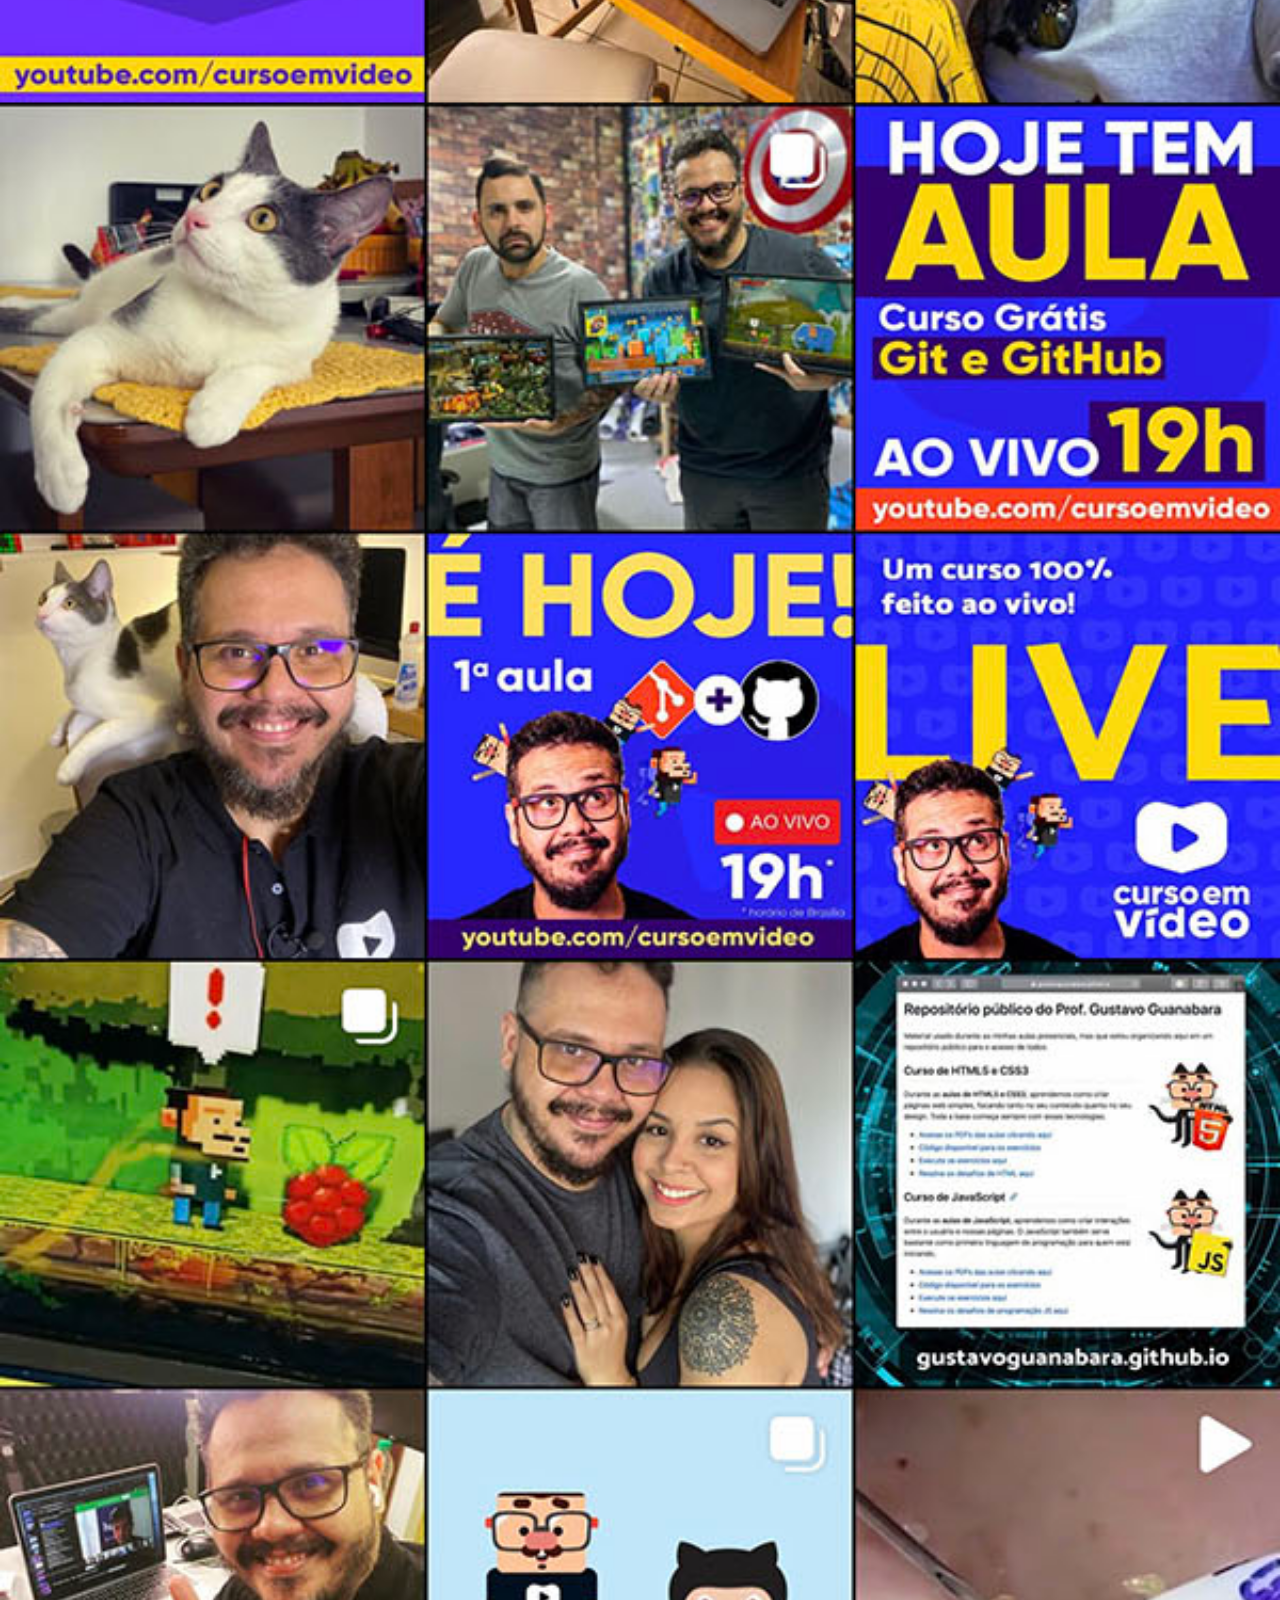
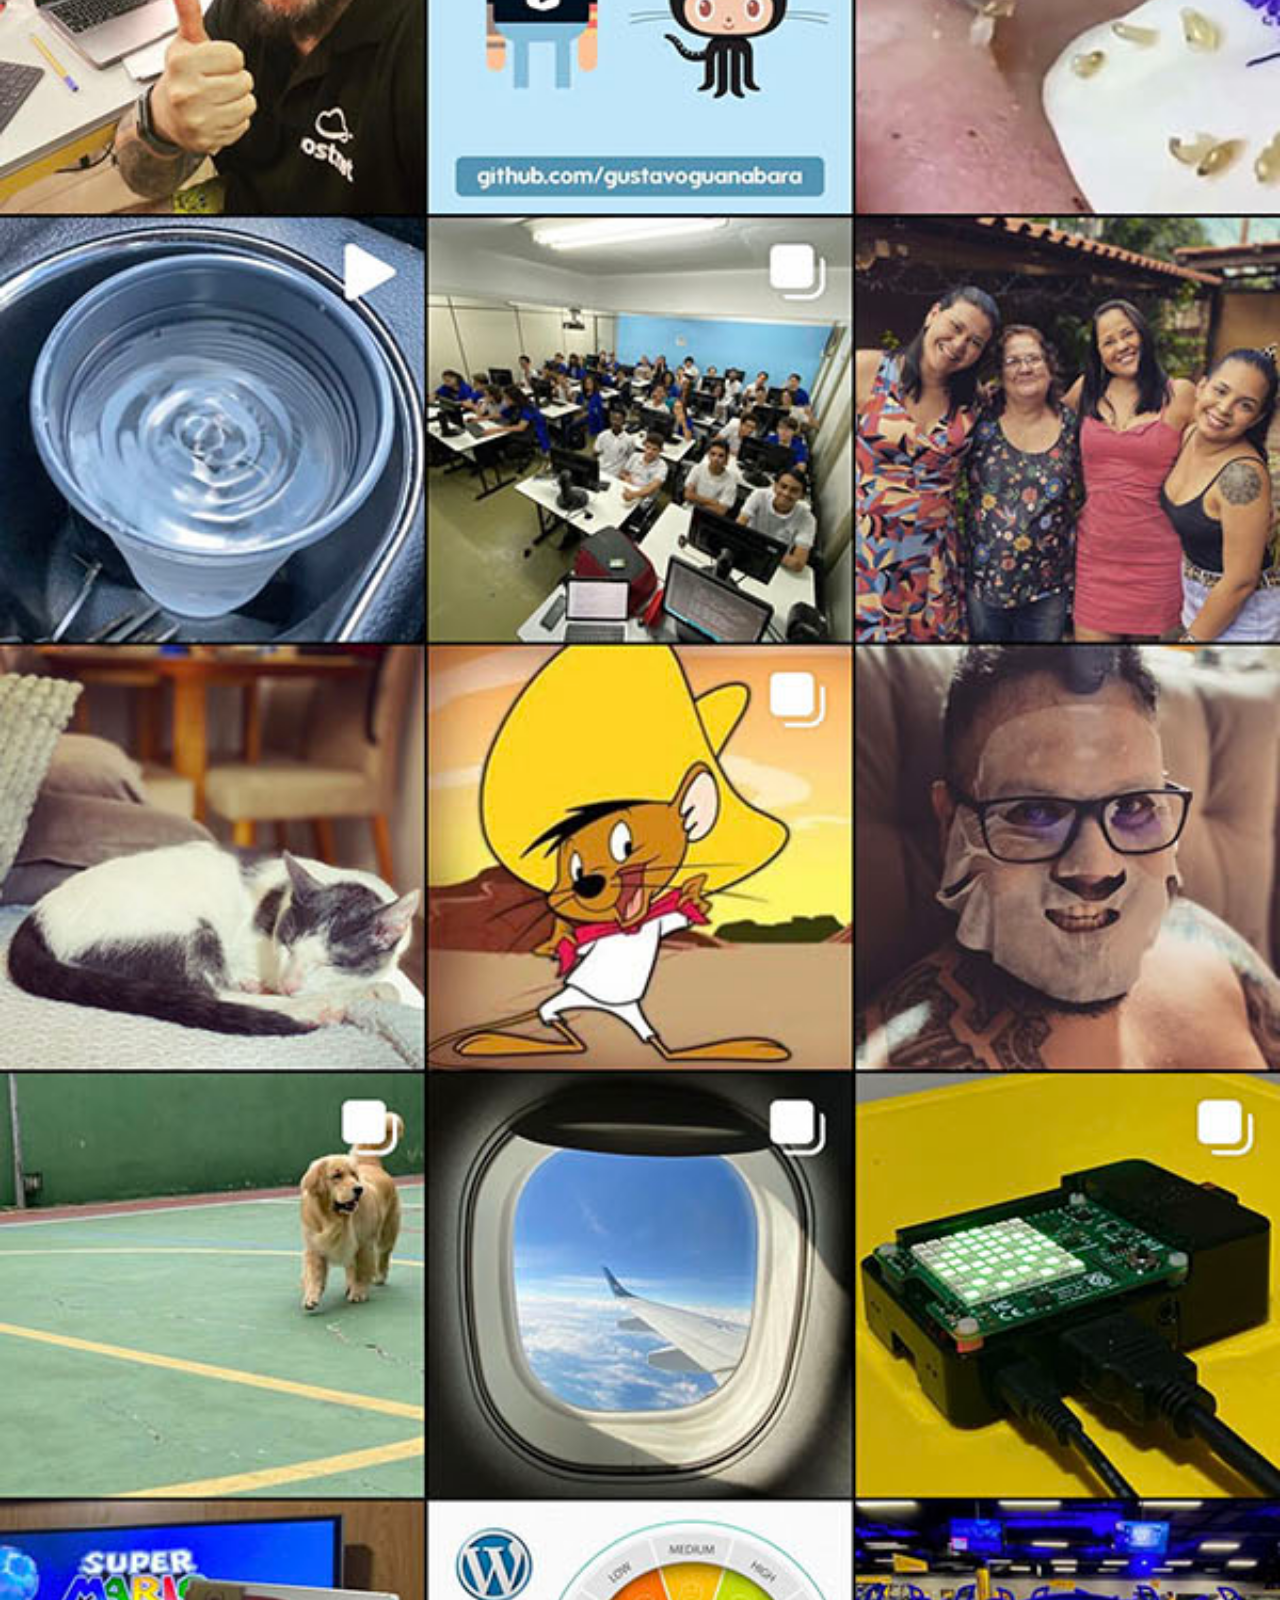
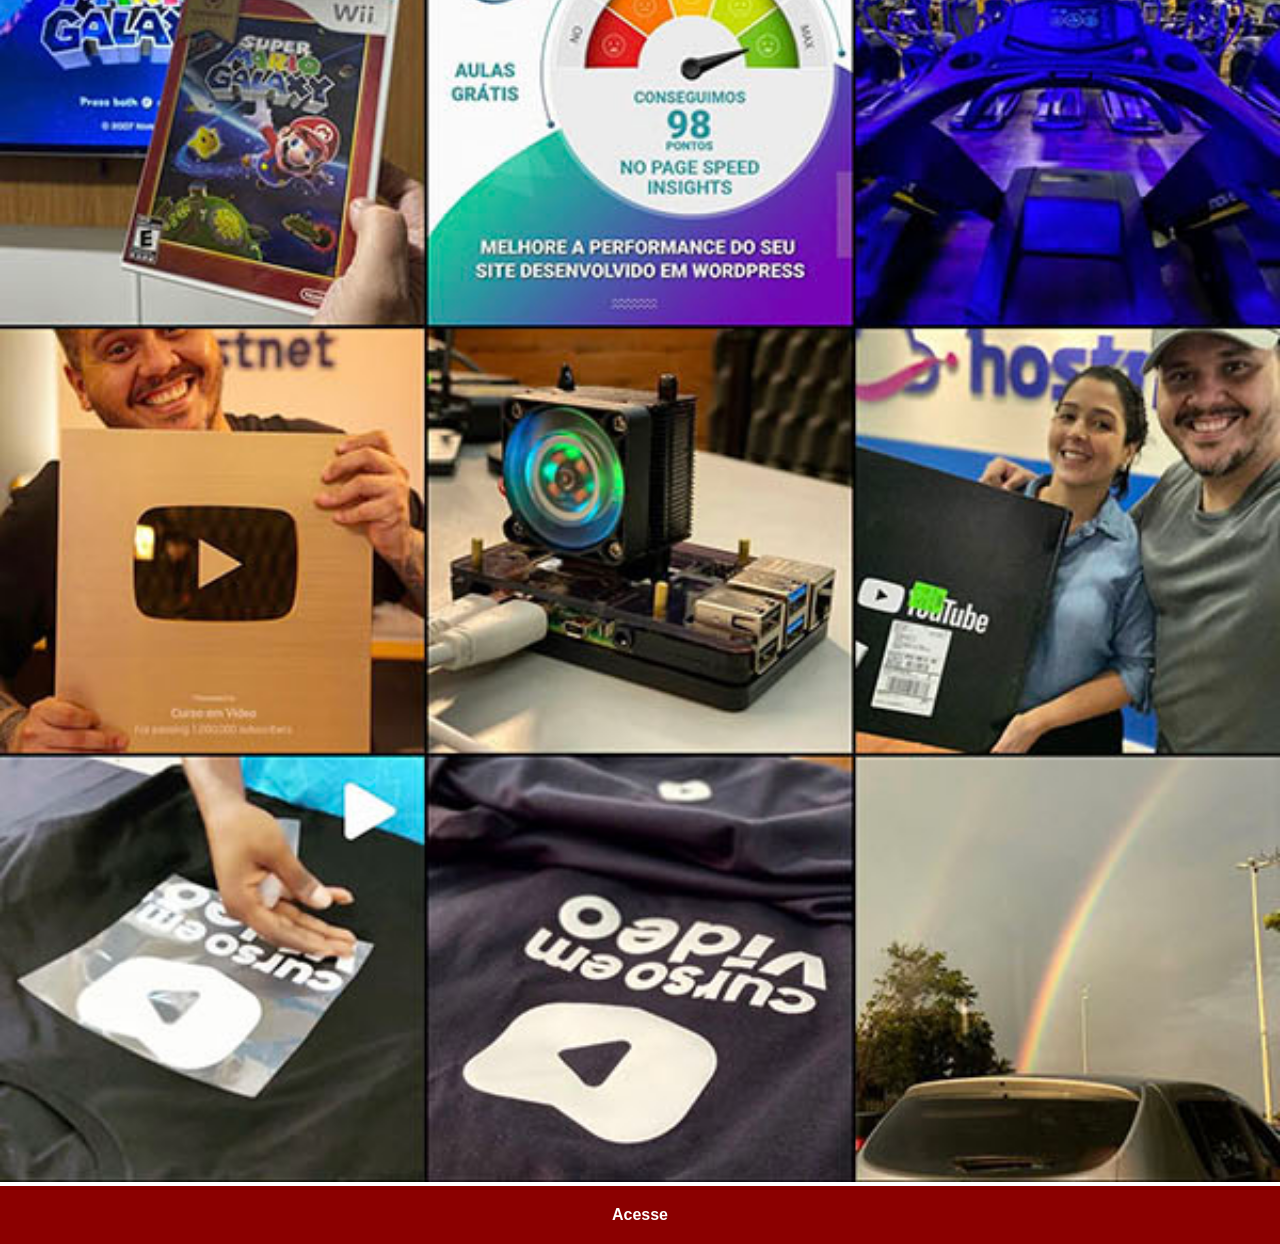
<file: instagram.html>
<!DOCTYPE html>
<html lang="pt-br">
<head>
    <meta charset="UTF-8">
    <meta name="viewport" content="width=device-width, initial-scale=1.0">
    <title>Instagram</title>
    <link rel="stylesheet" href="estilos/social.css">
</head>
<body>
    <img src="imagens/tela-instagram.jpg" alt="Instagram">
    <a href="https://www.instagram.com" target="_blank">Acesse</a>
</body>
</html>
</file>
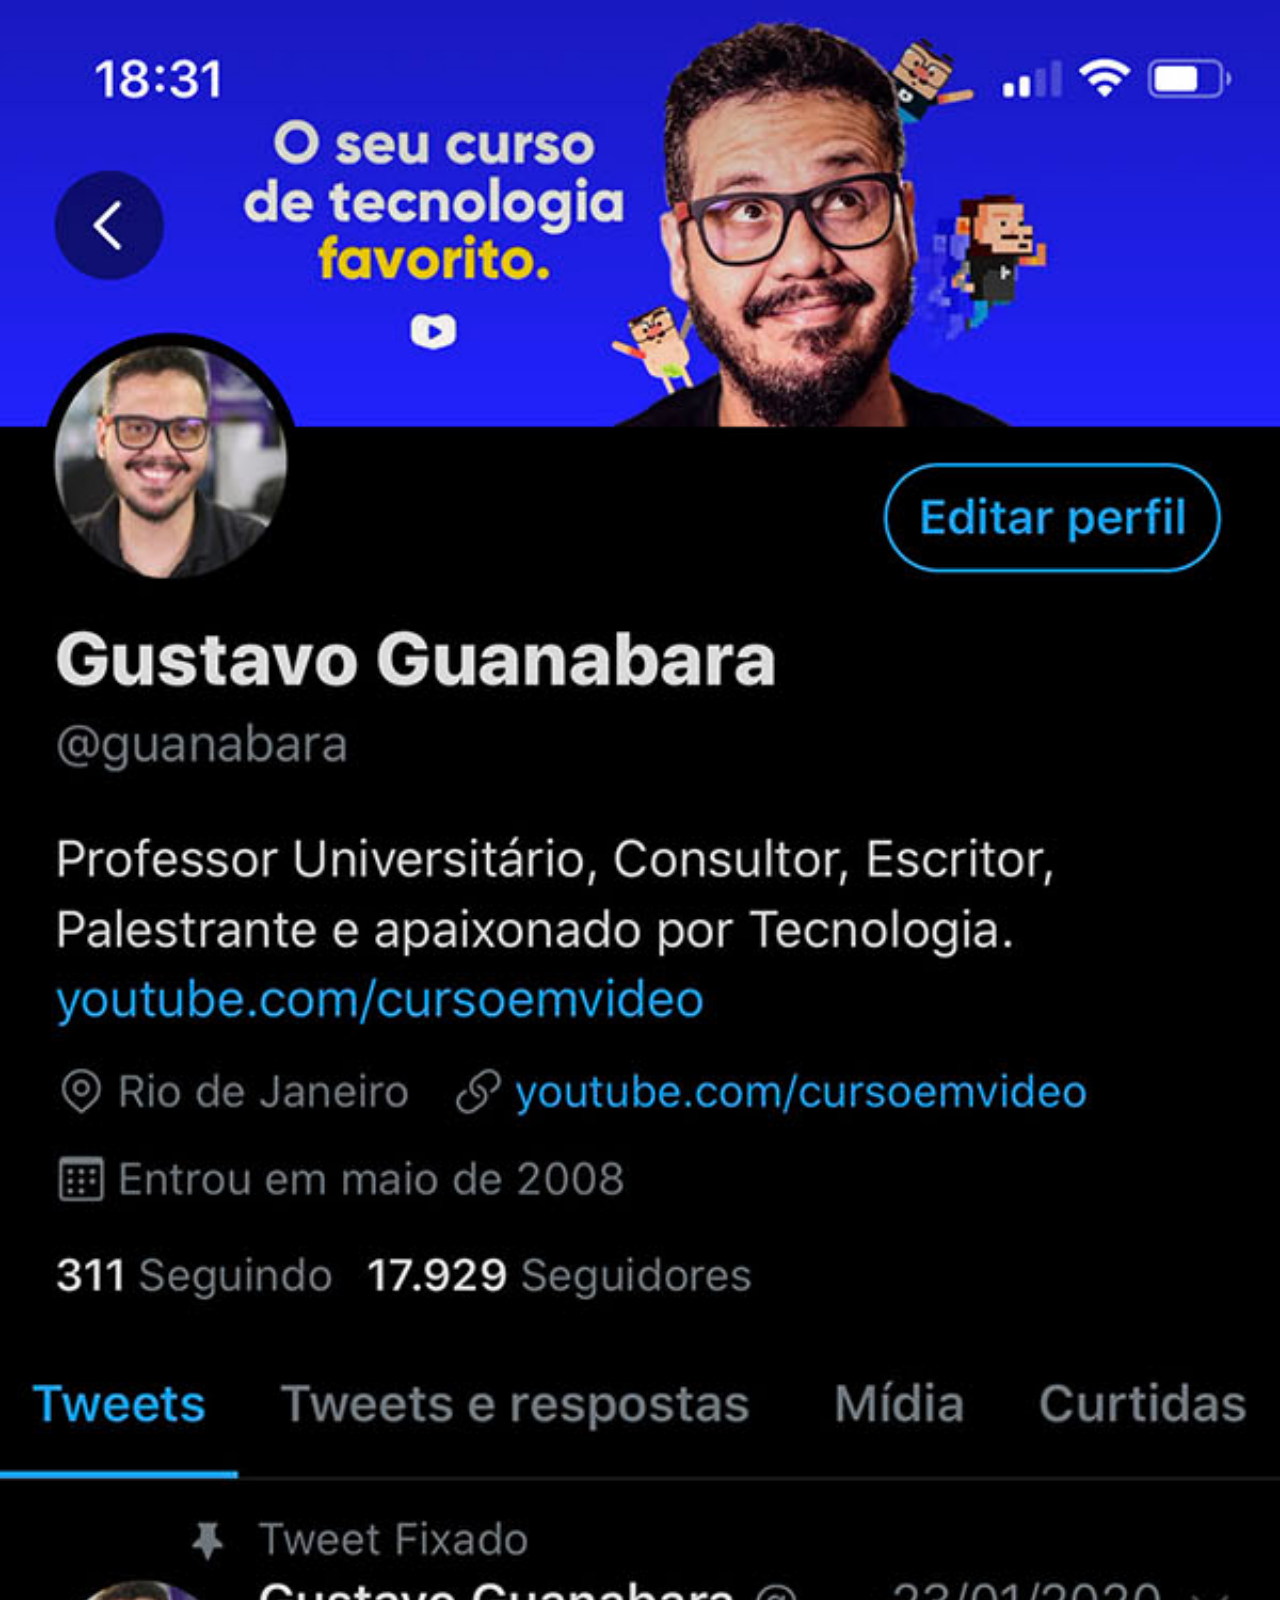
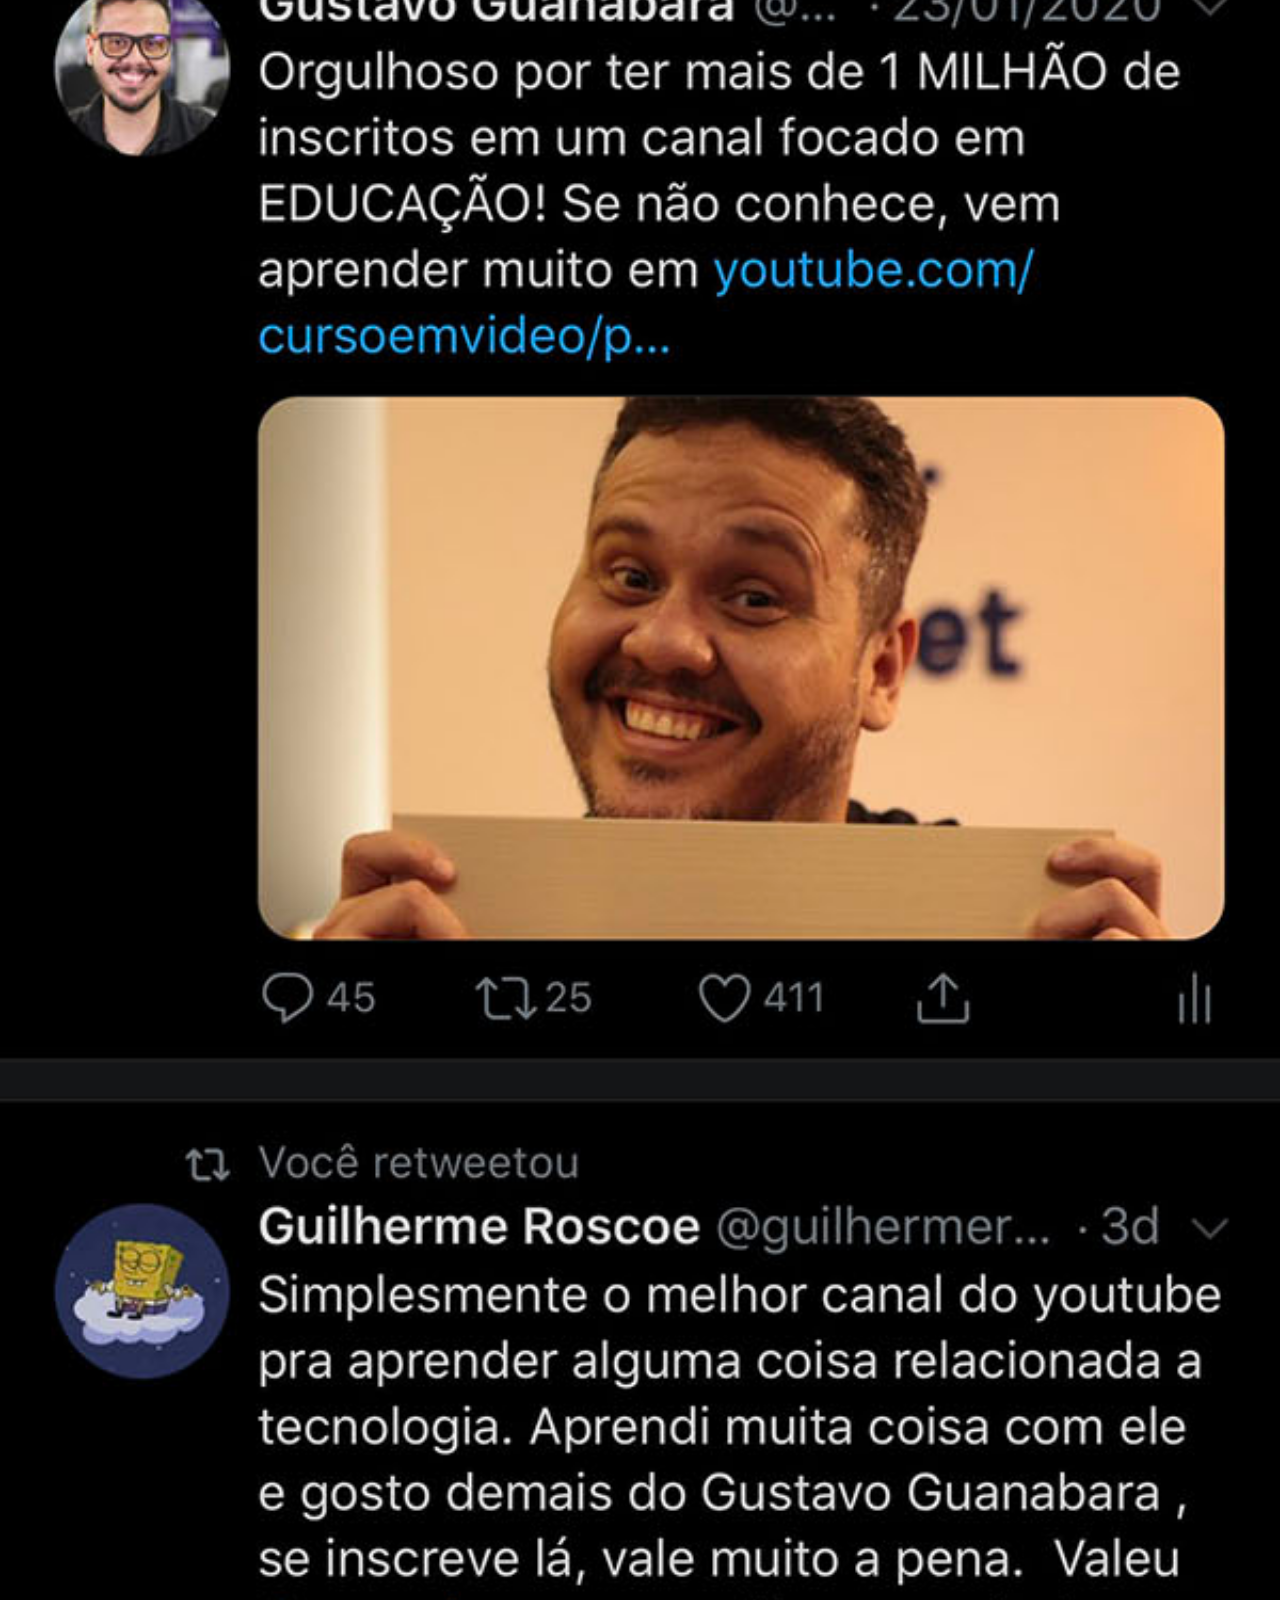
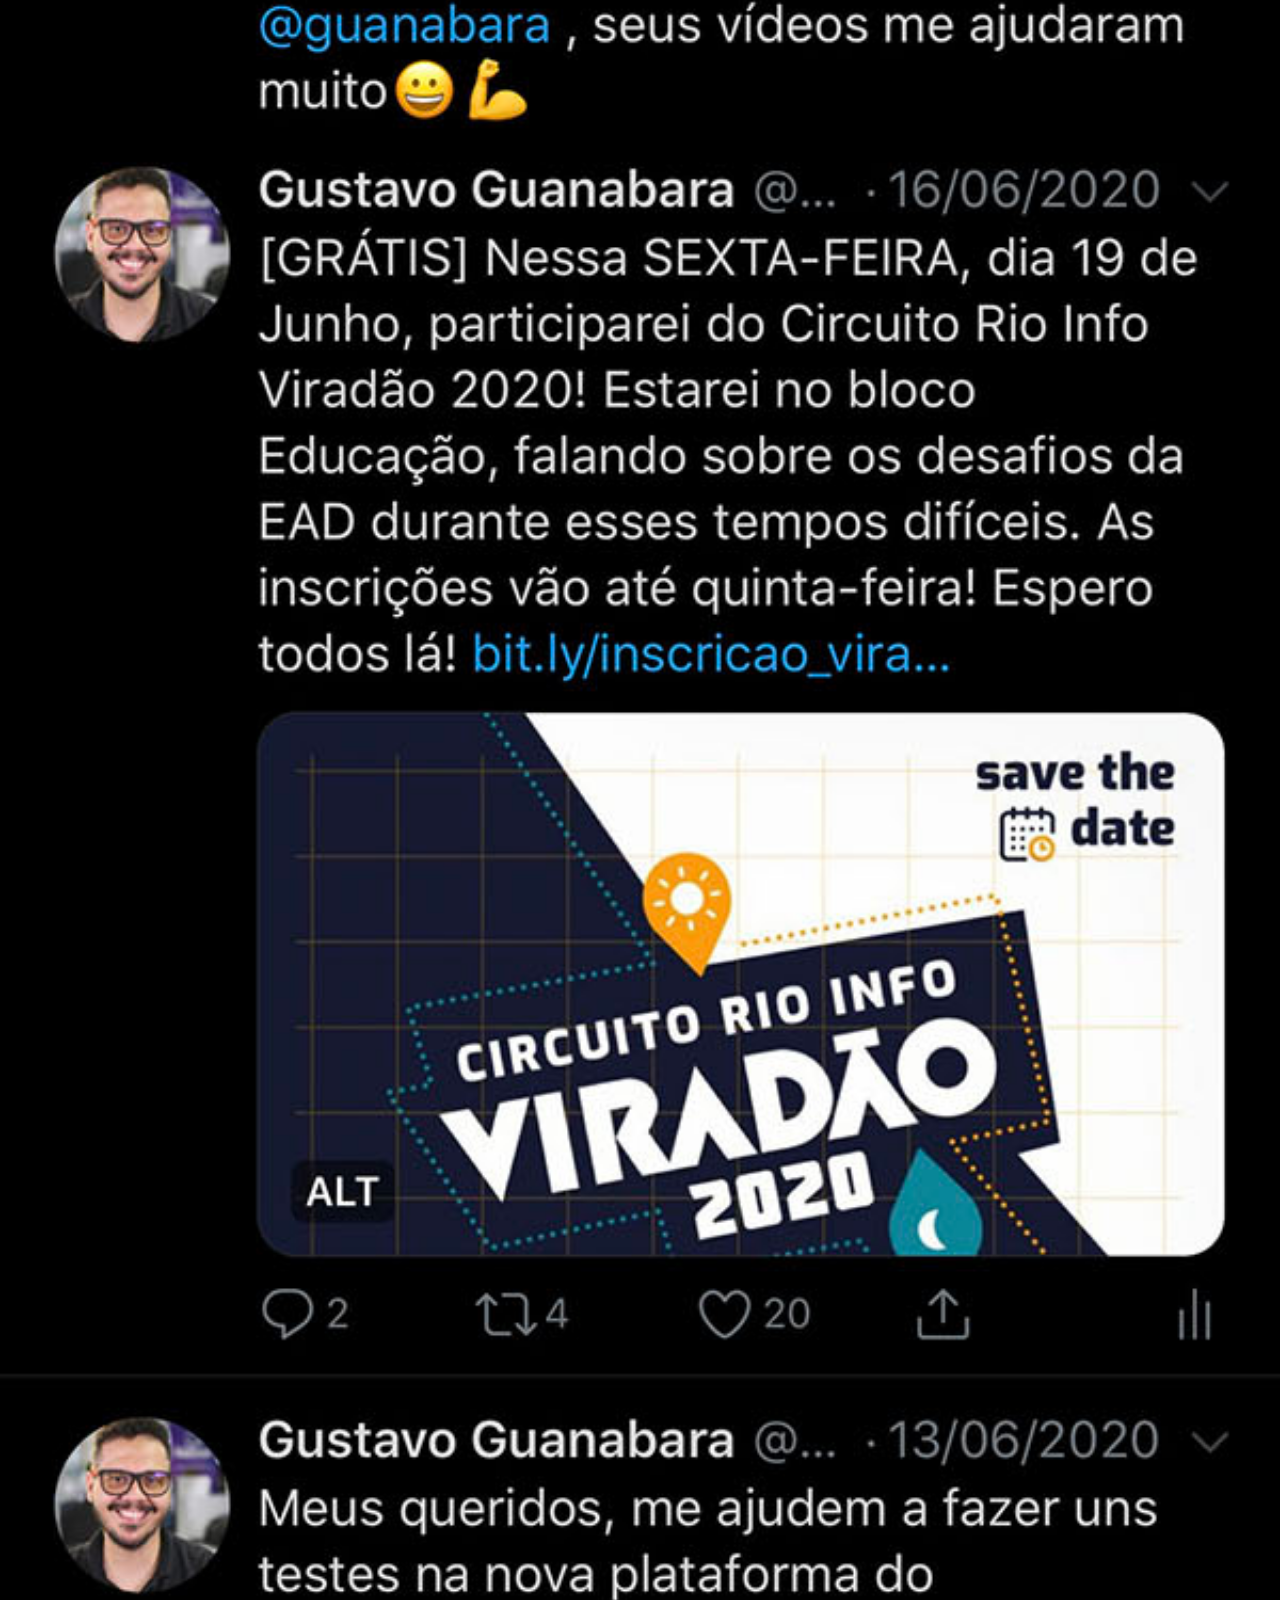
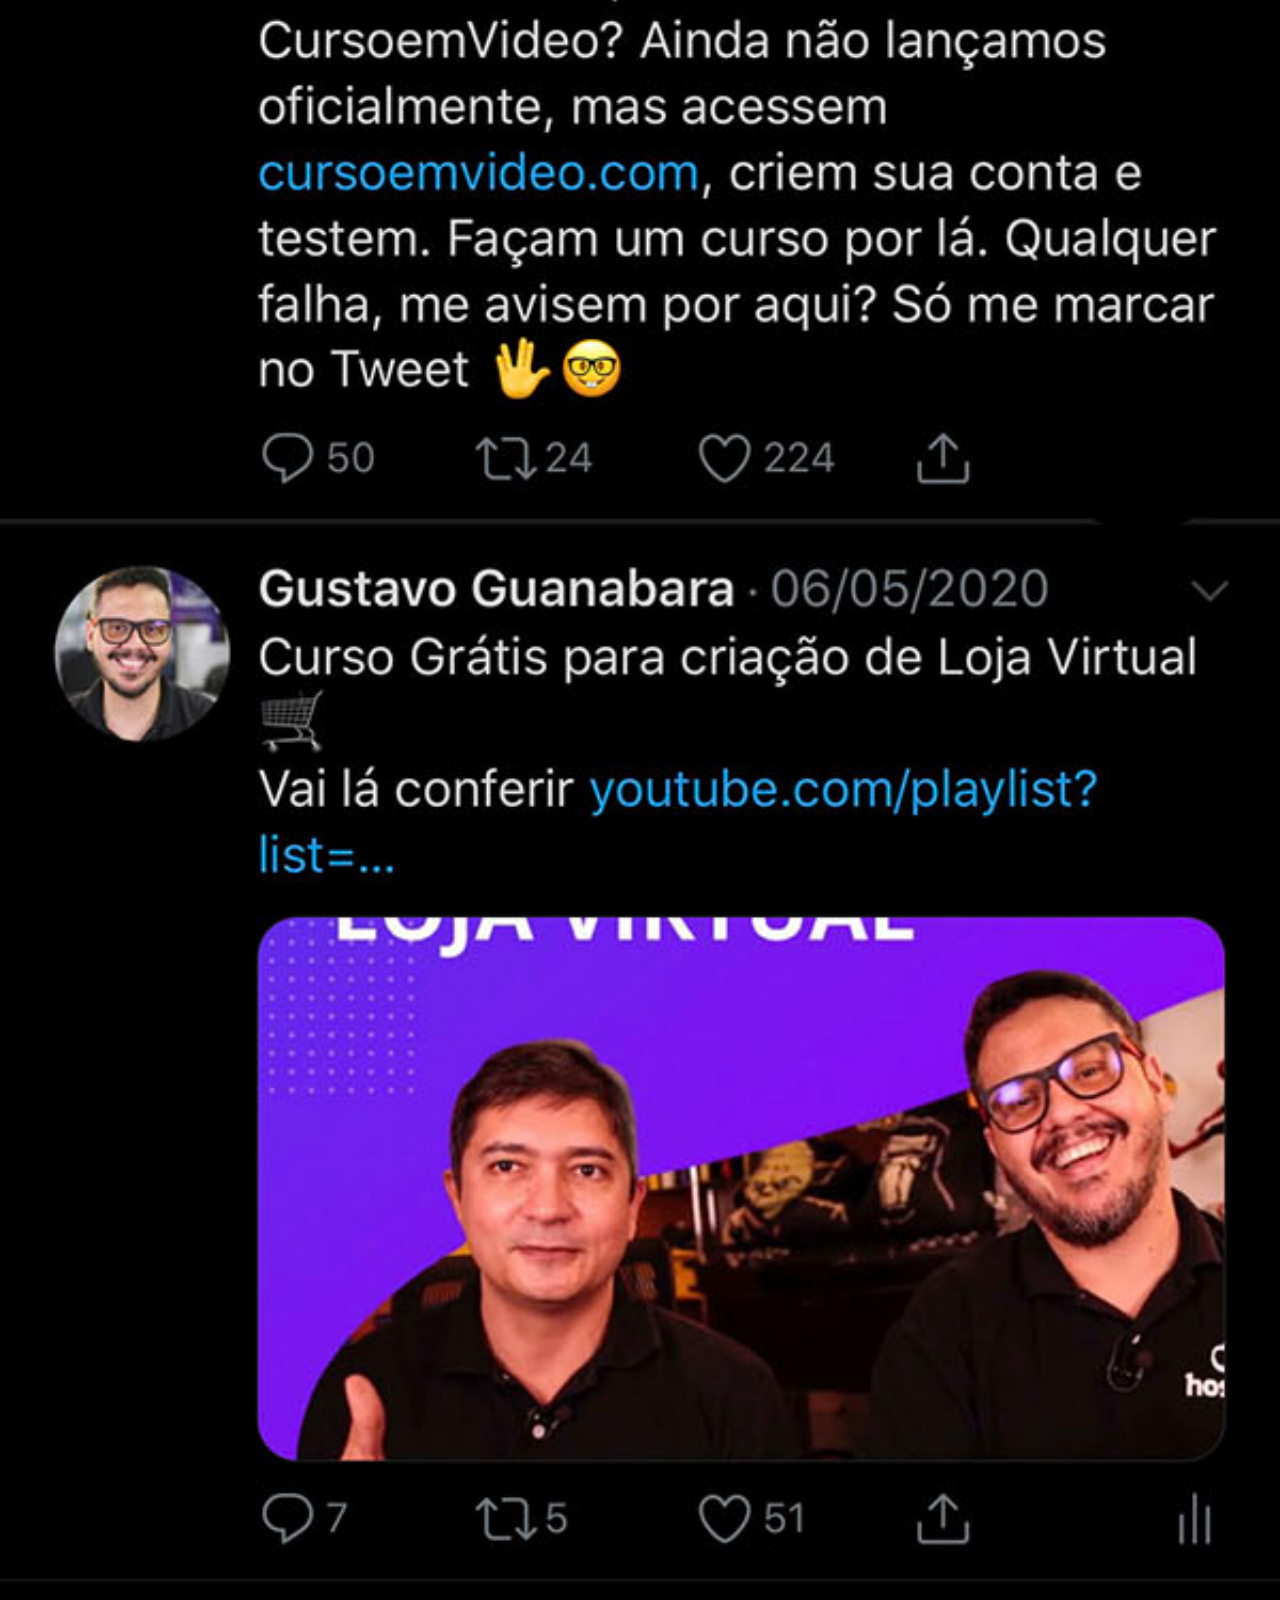
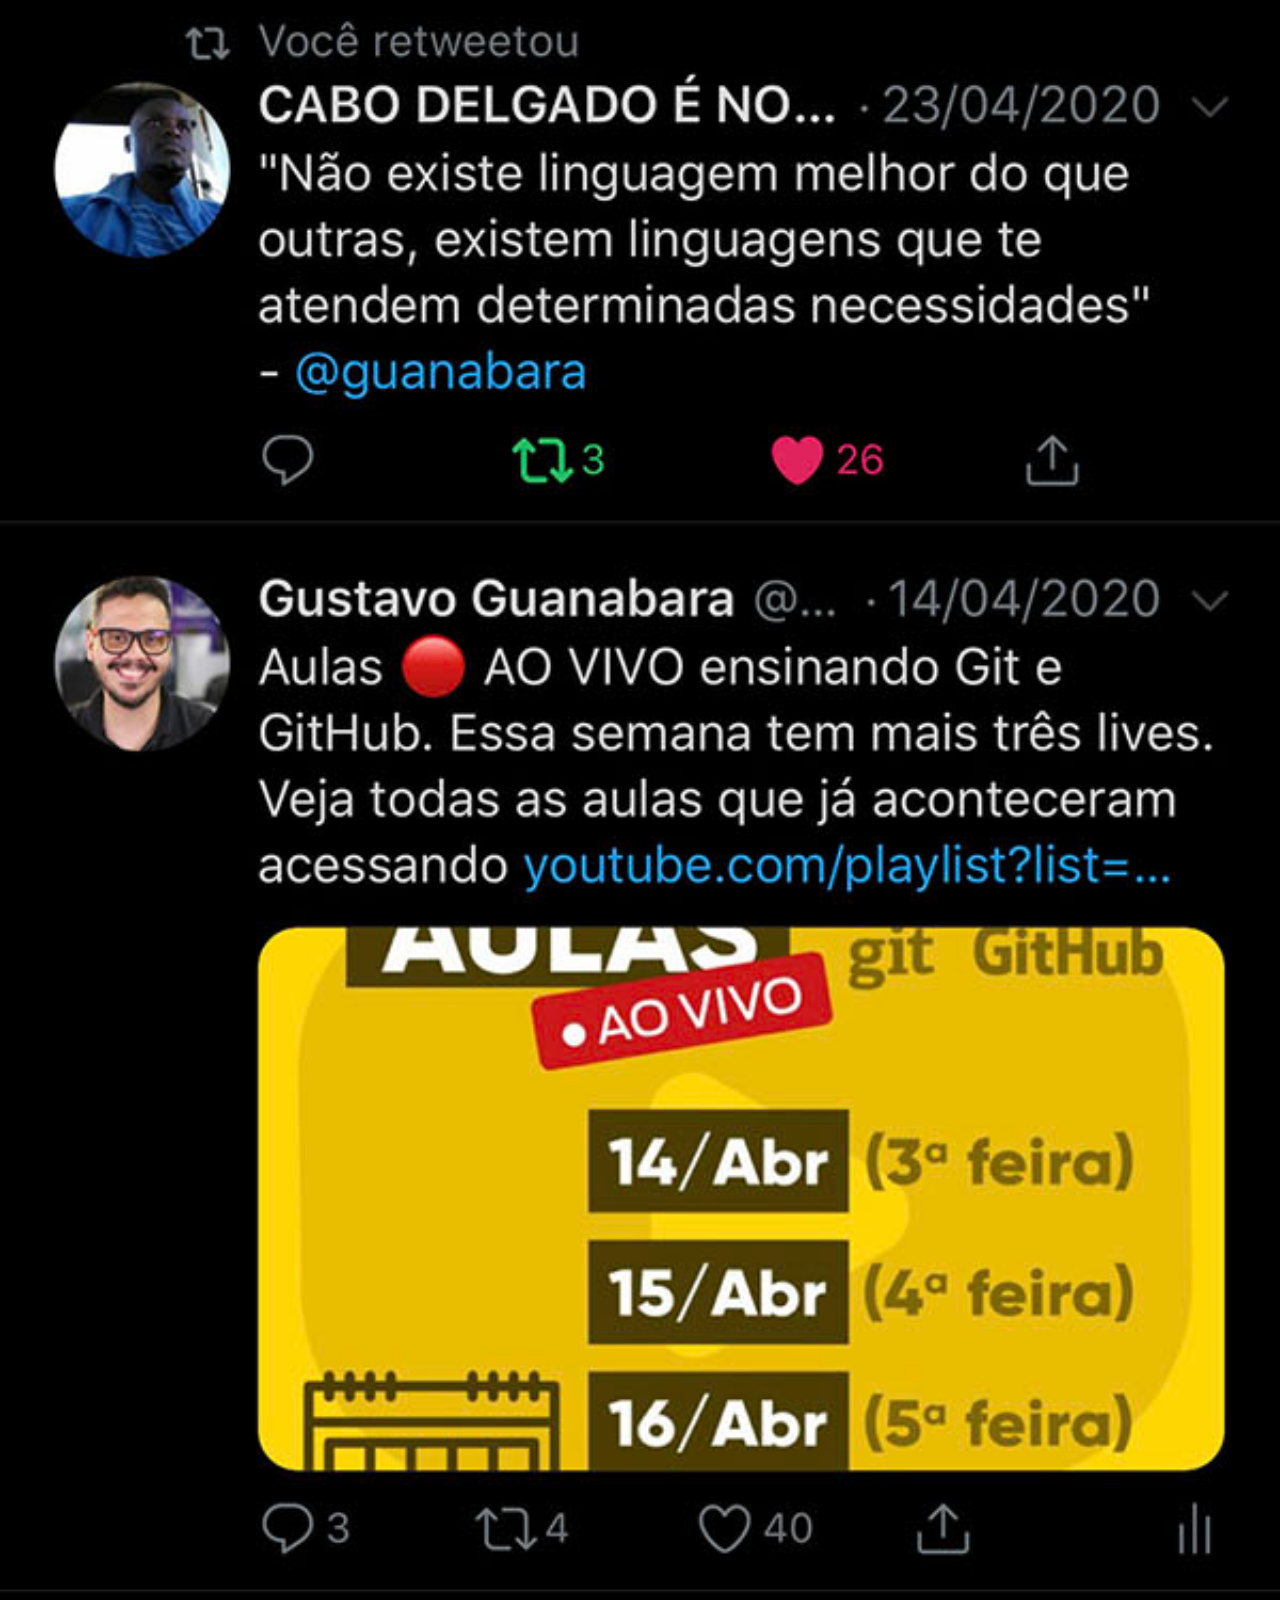
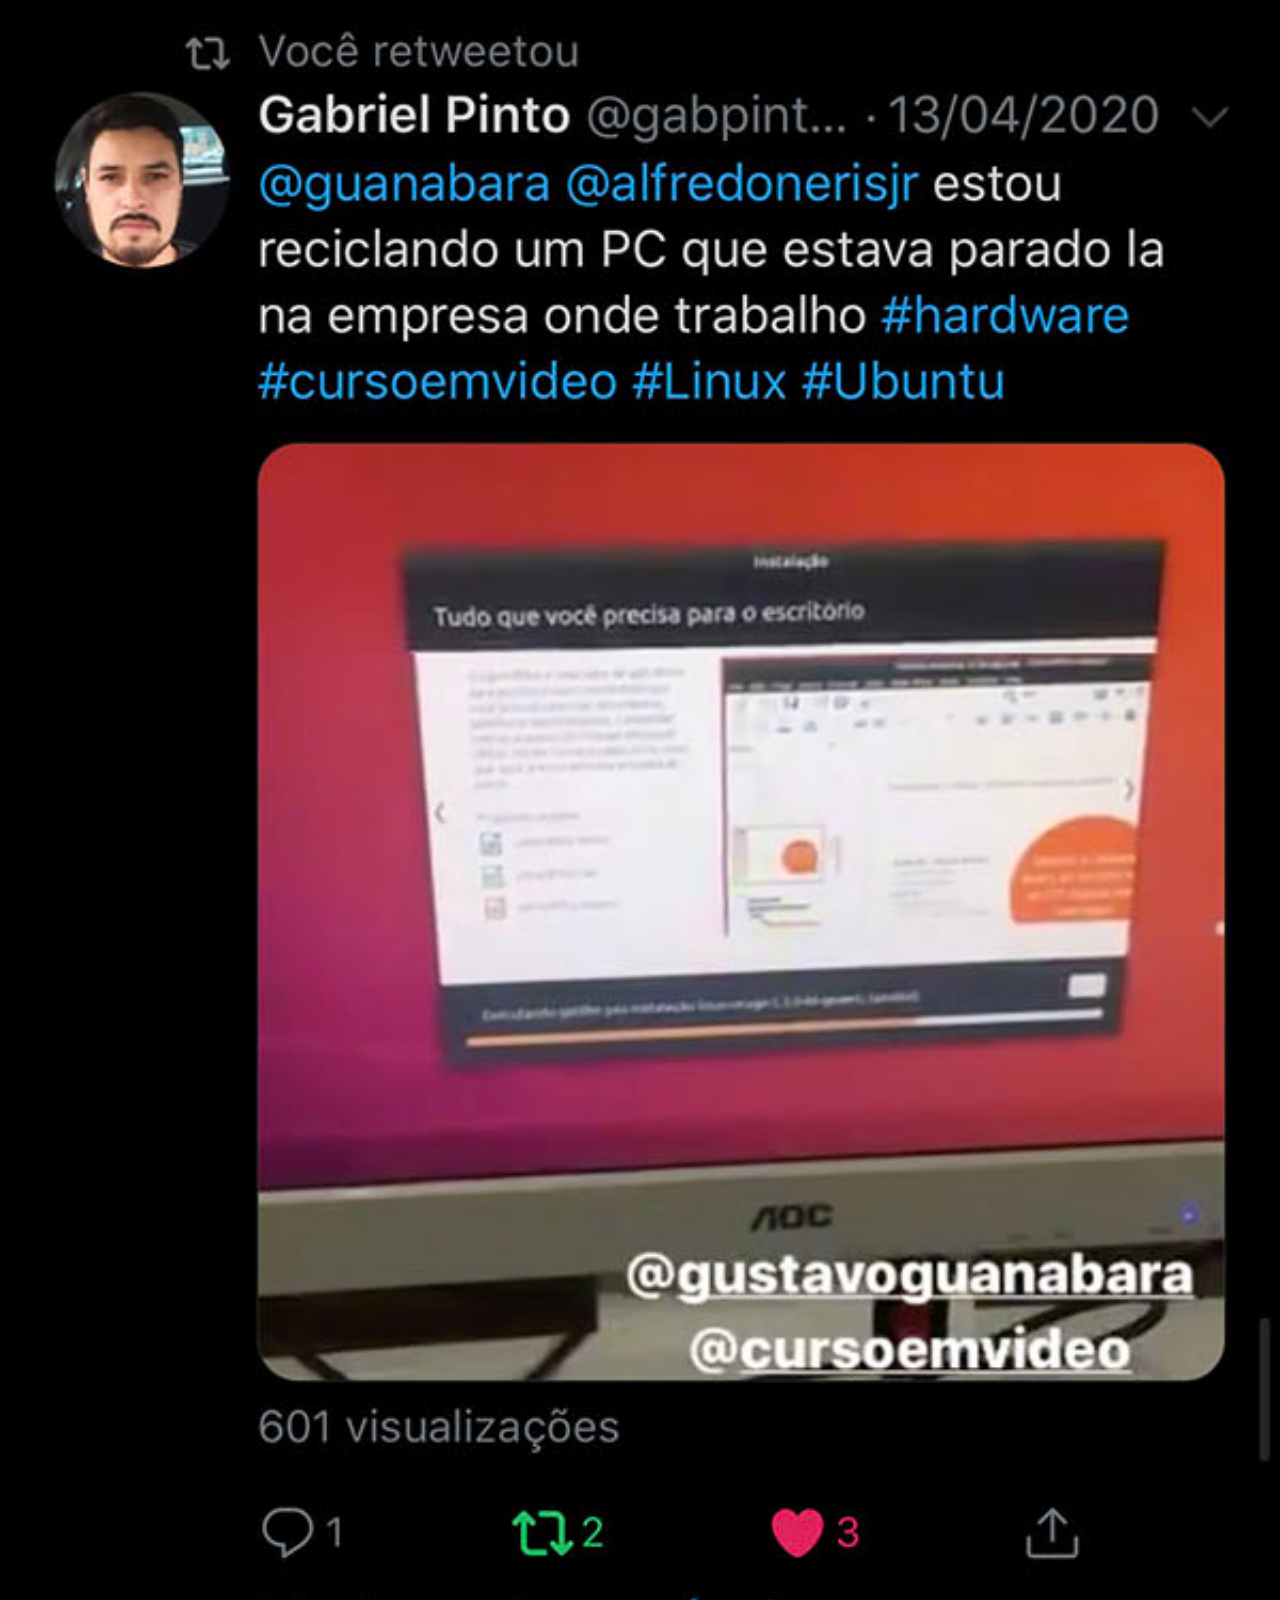
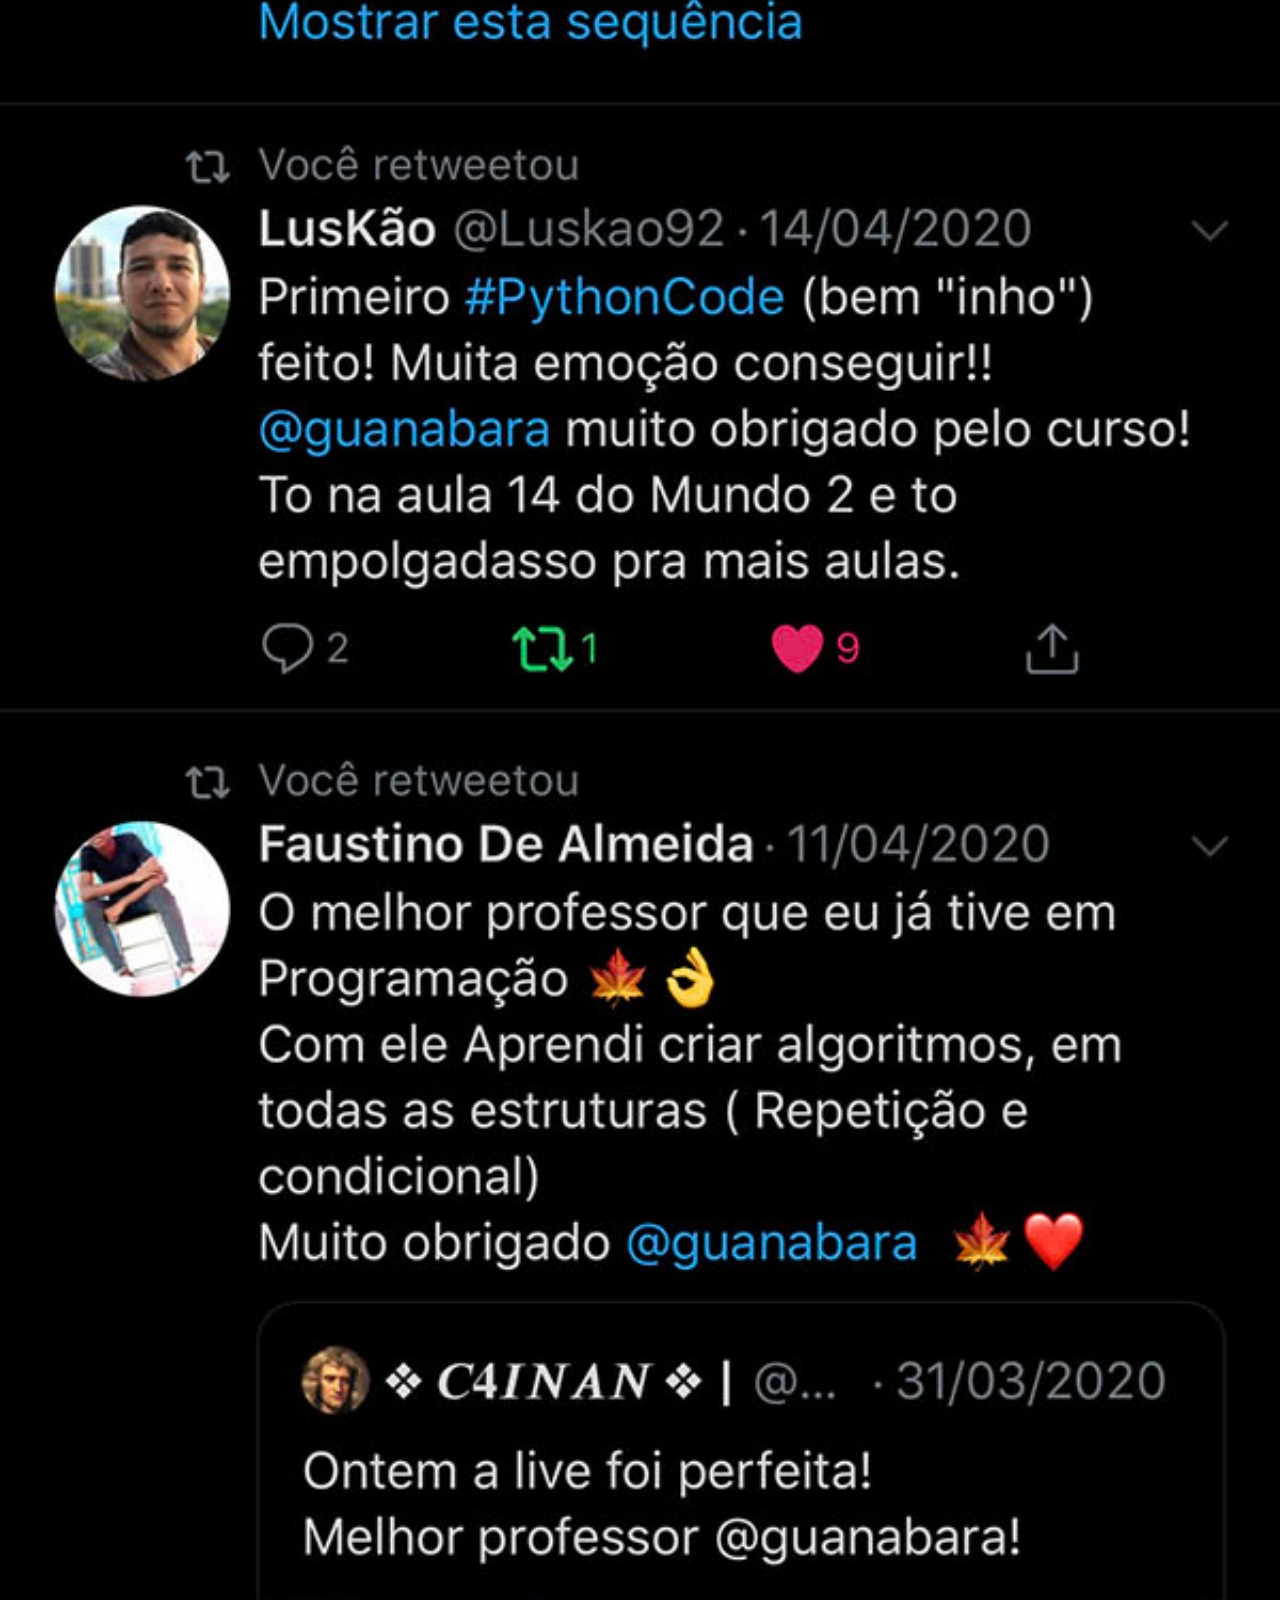
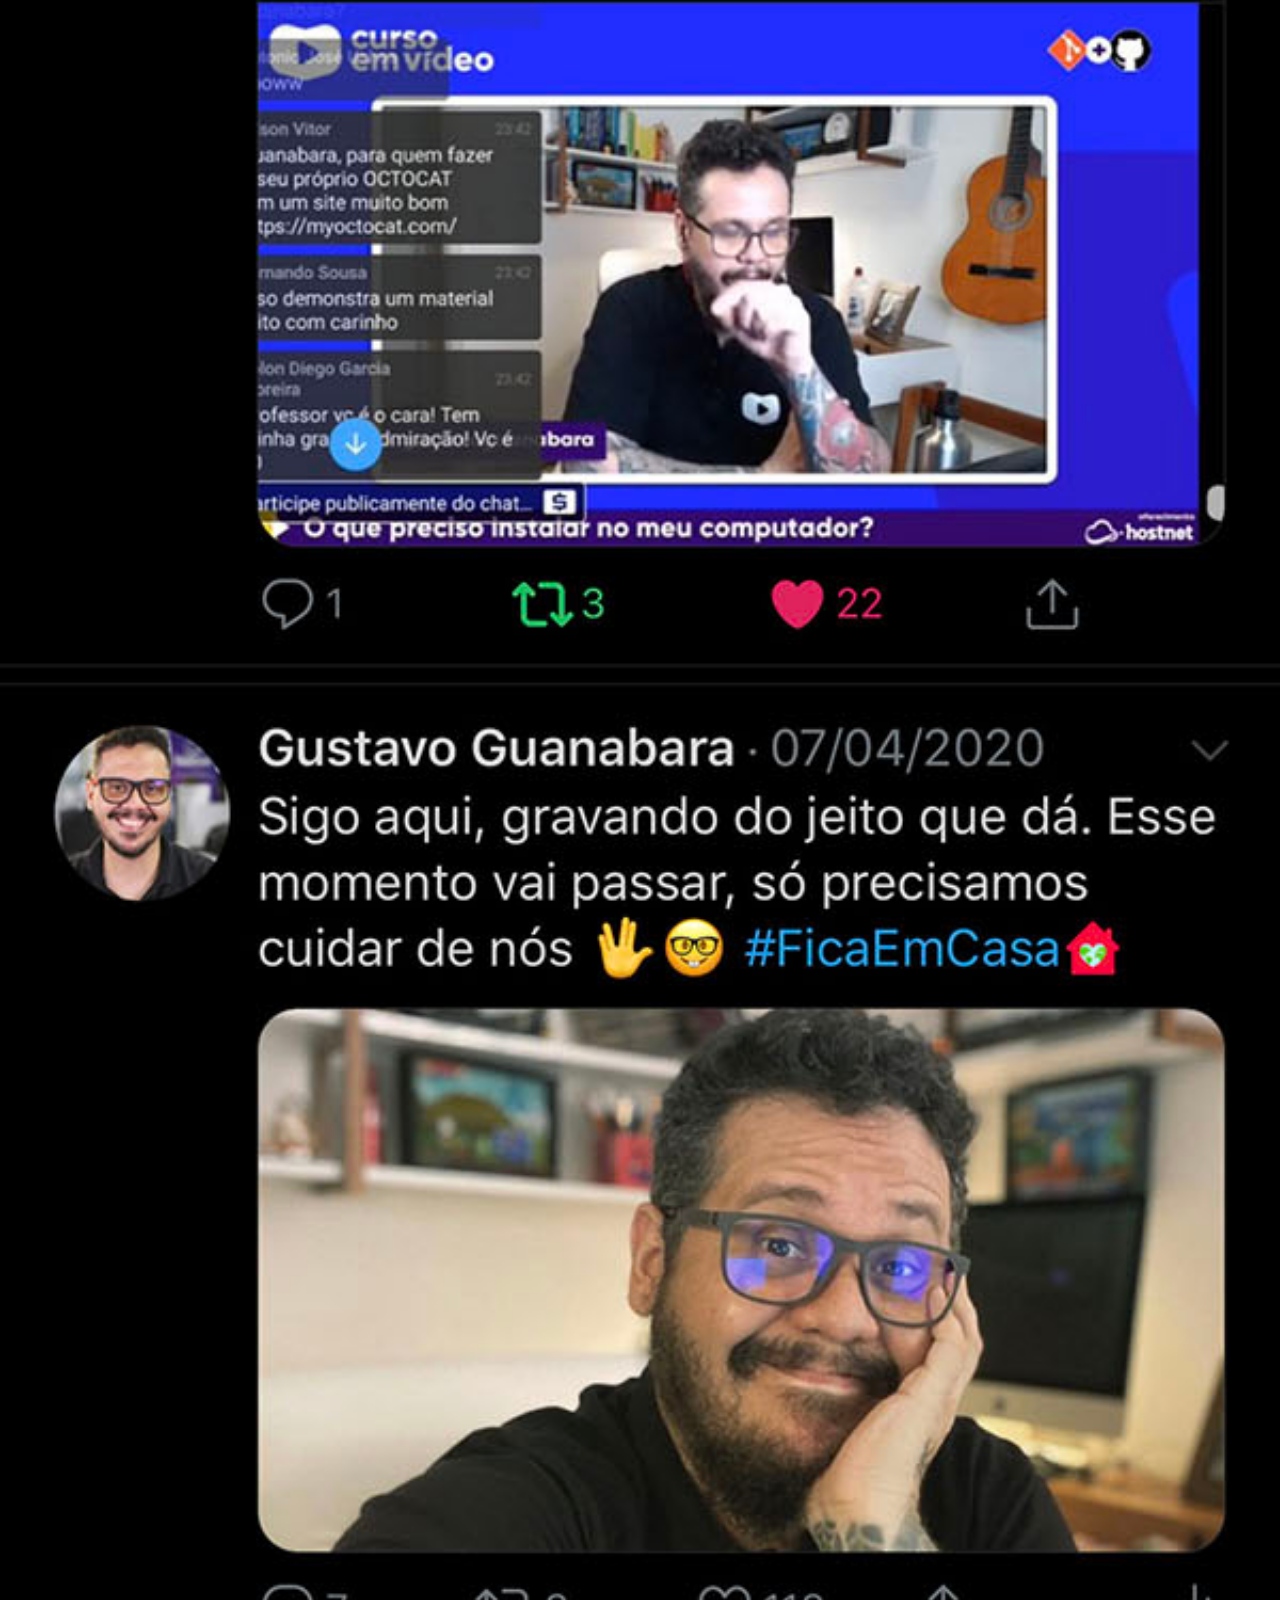
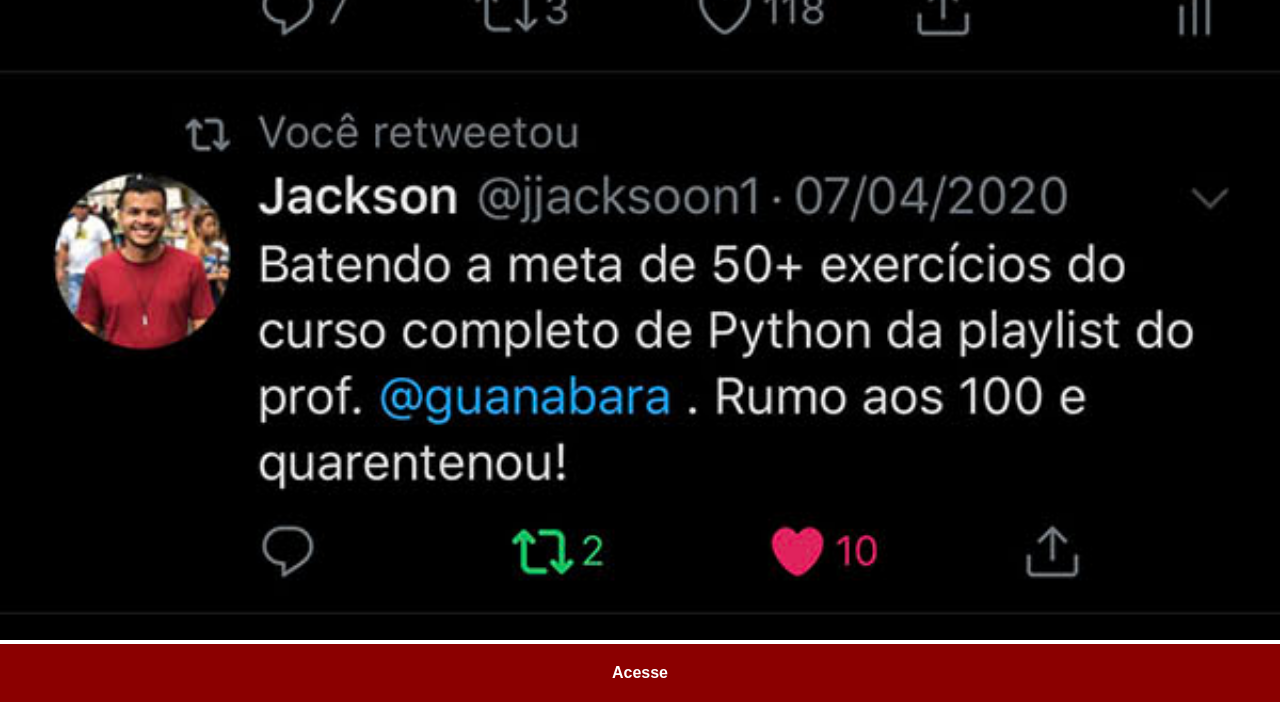
<file: twitter.html>
<!DOCTYPE html>
<html lang="pt-br">
<head>
    <meta charset="UTF-8">
    <meta name="viewport" content="width=device-width, initial-scale=1.0">
    <title>Twitter</title>
    <link rel="stylesheet" href="estilos/social.css">
</head>
<body>
    <img src="imagens/tela-twitter.jpg" alt="Twitter">
    <a href="https://www.twitter.com" target="_blank">Acesse</a>
</body>
</html>
</file>
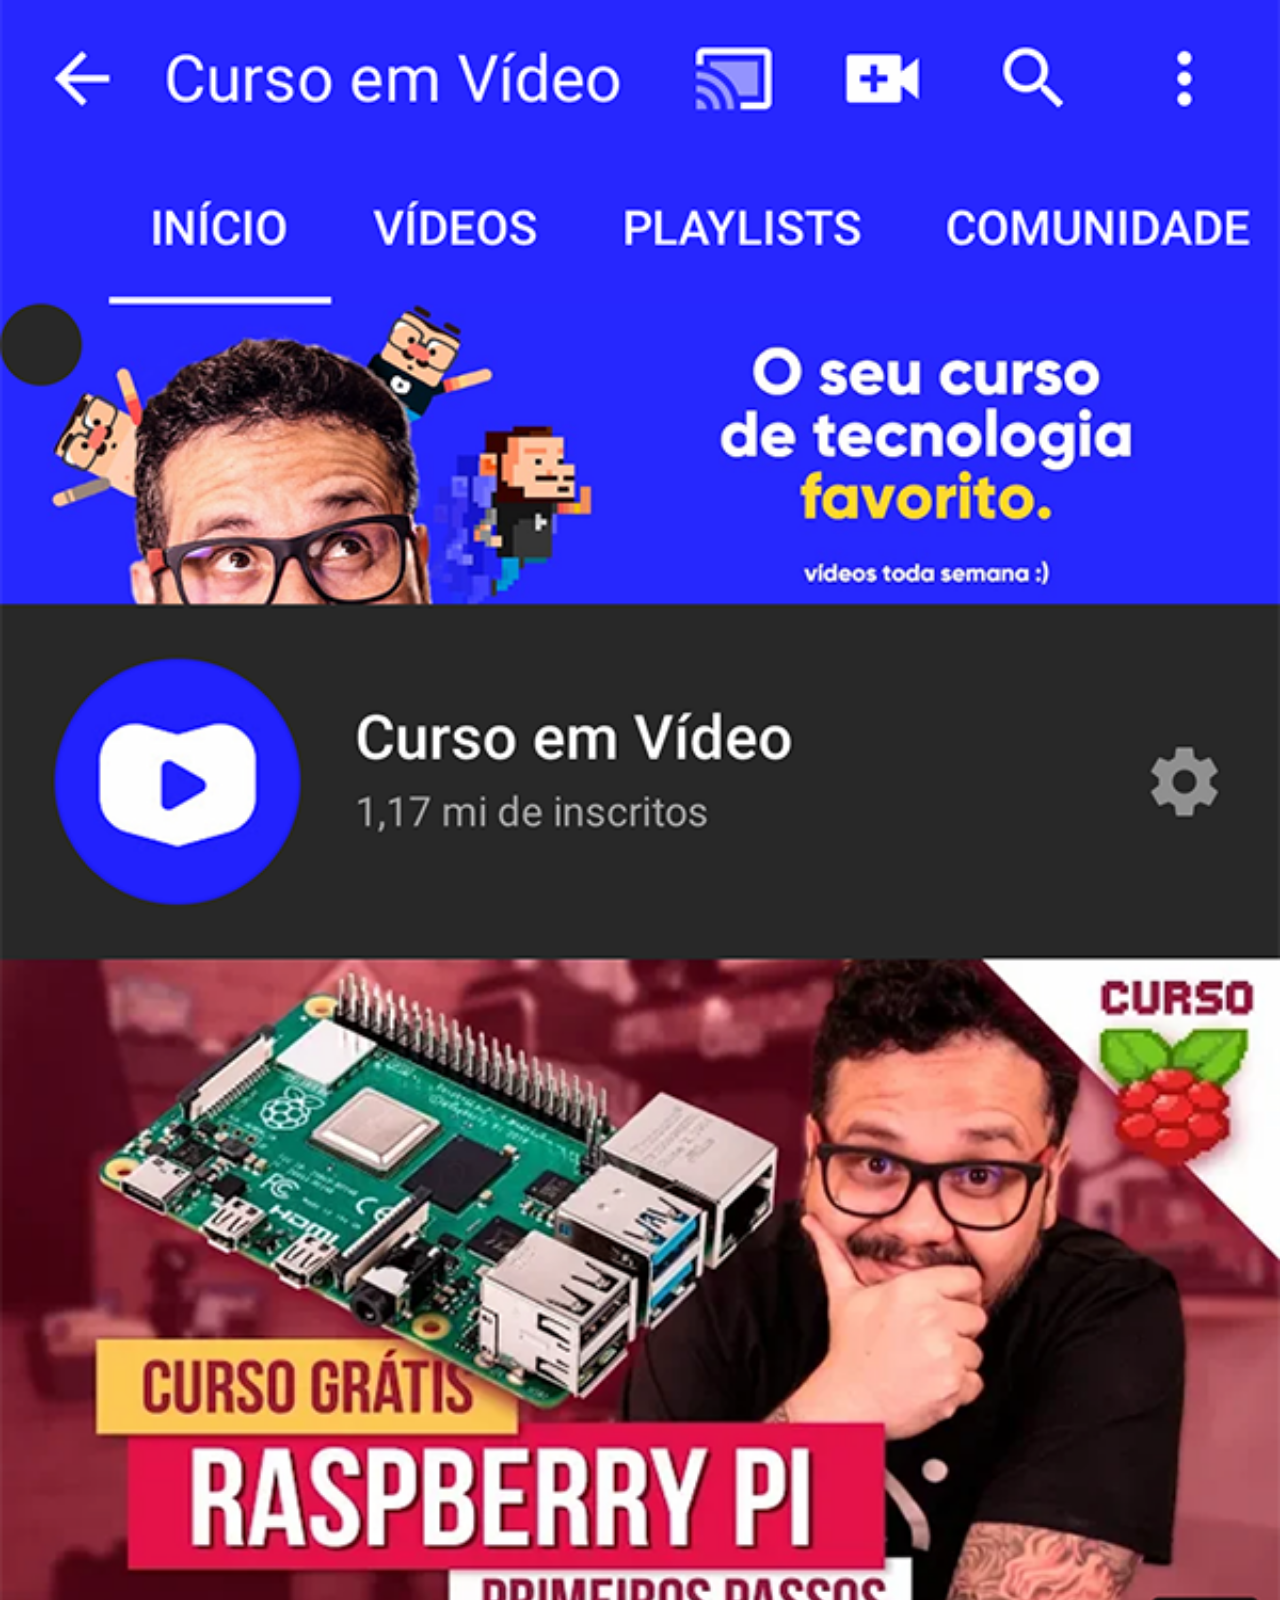
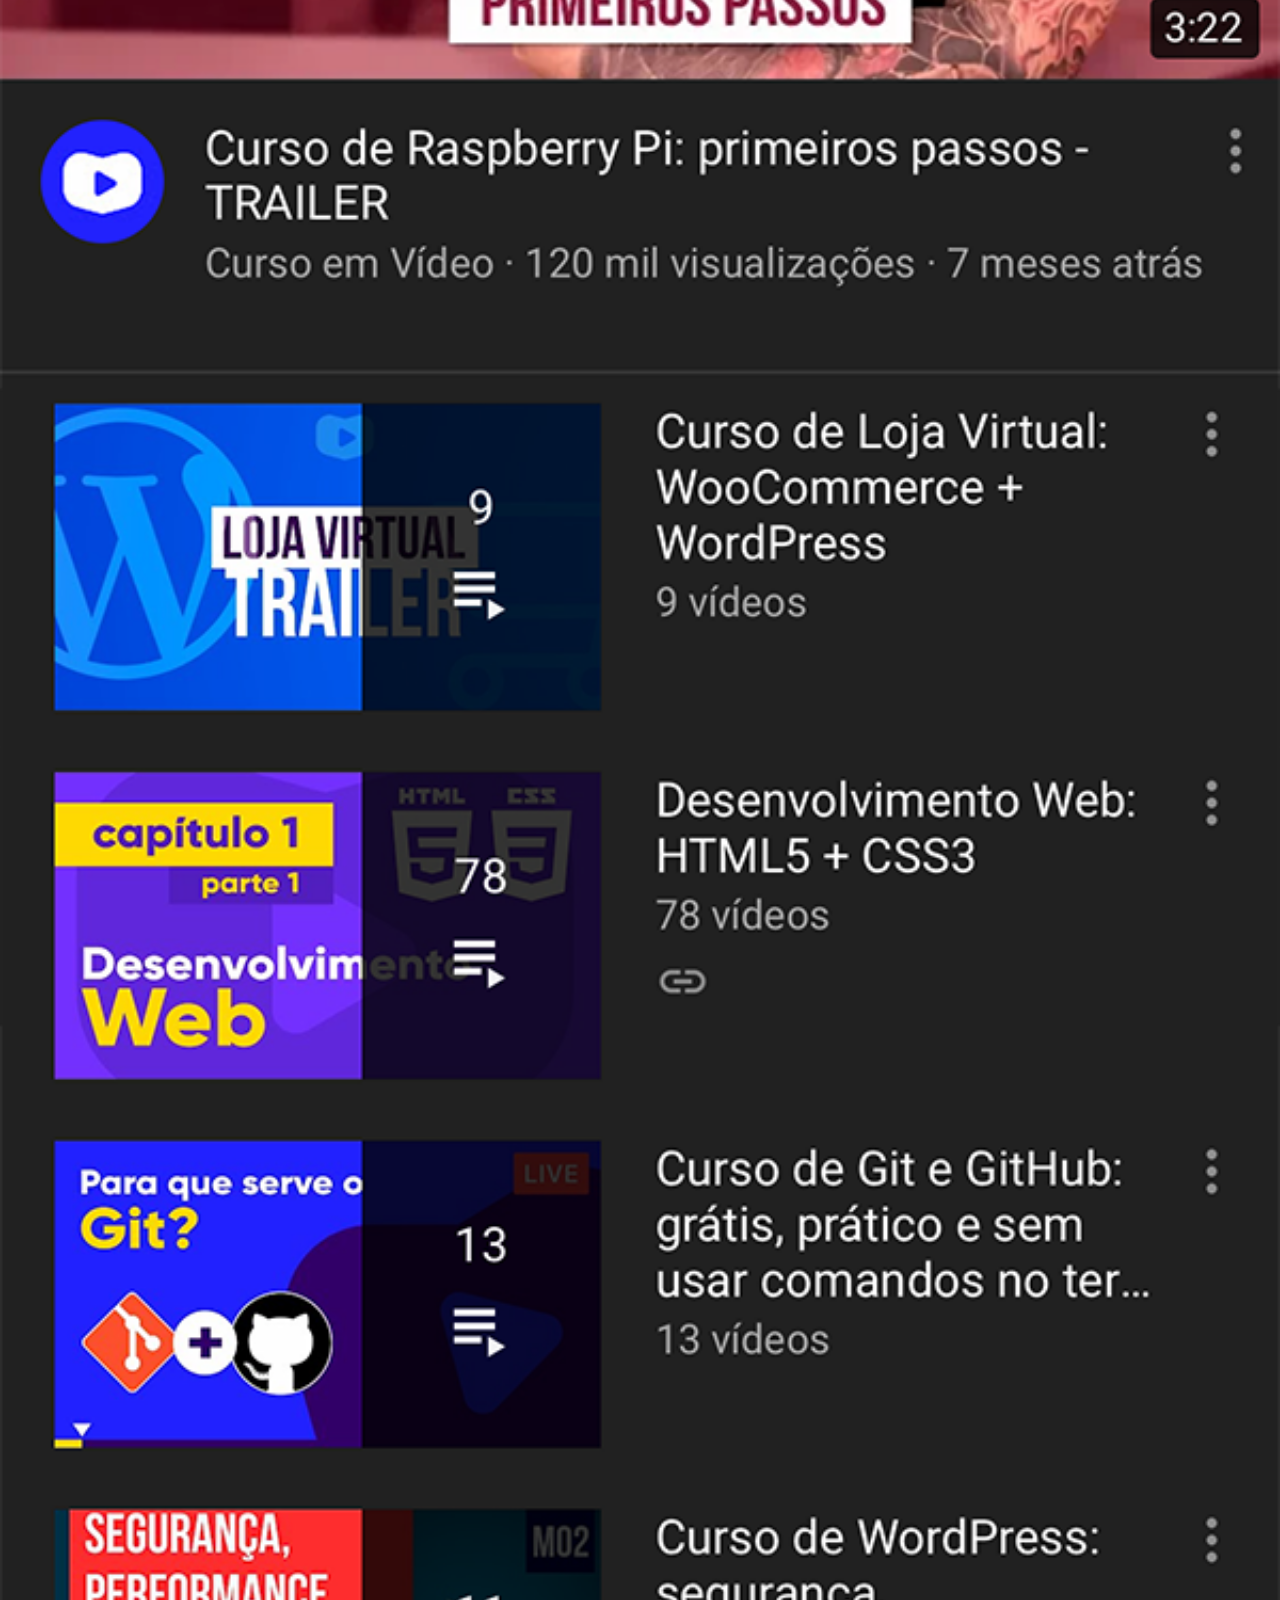
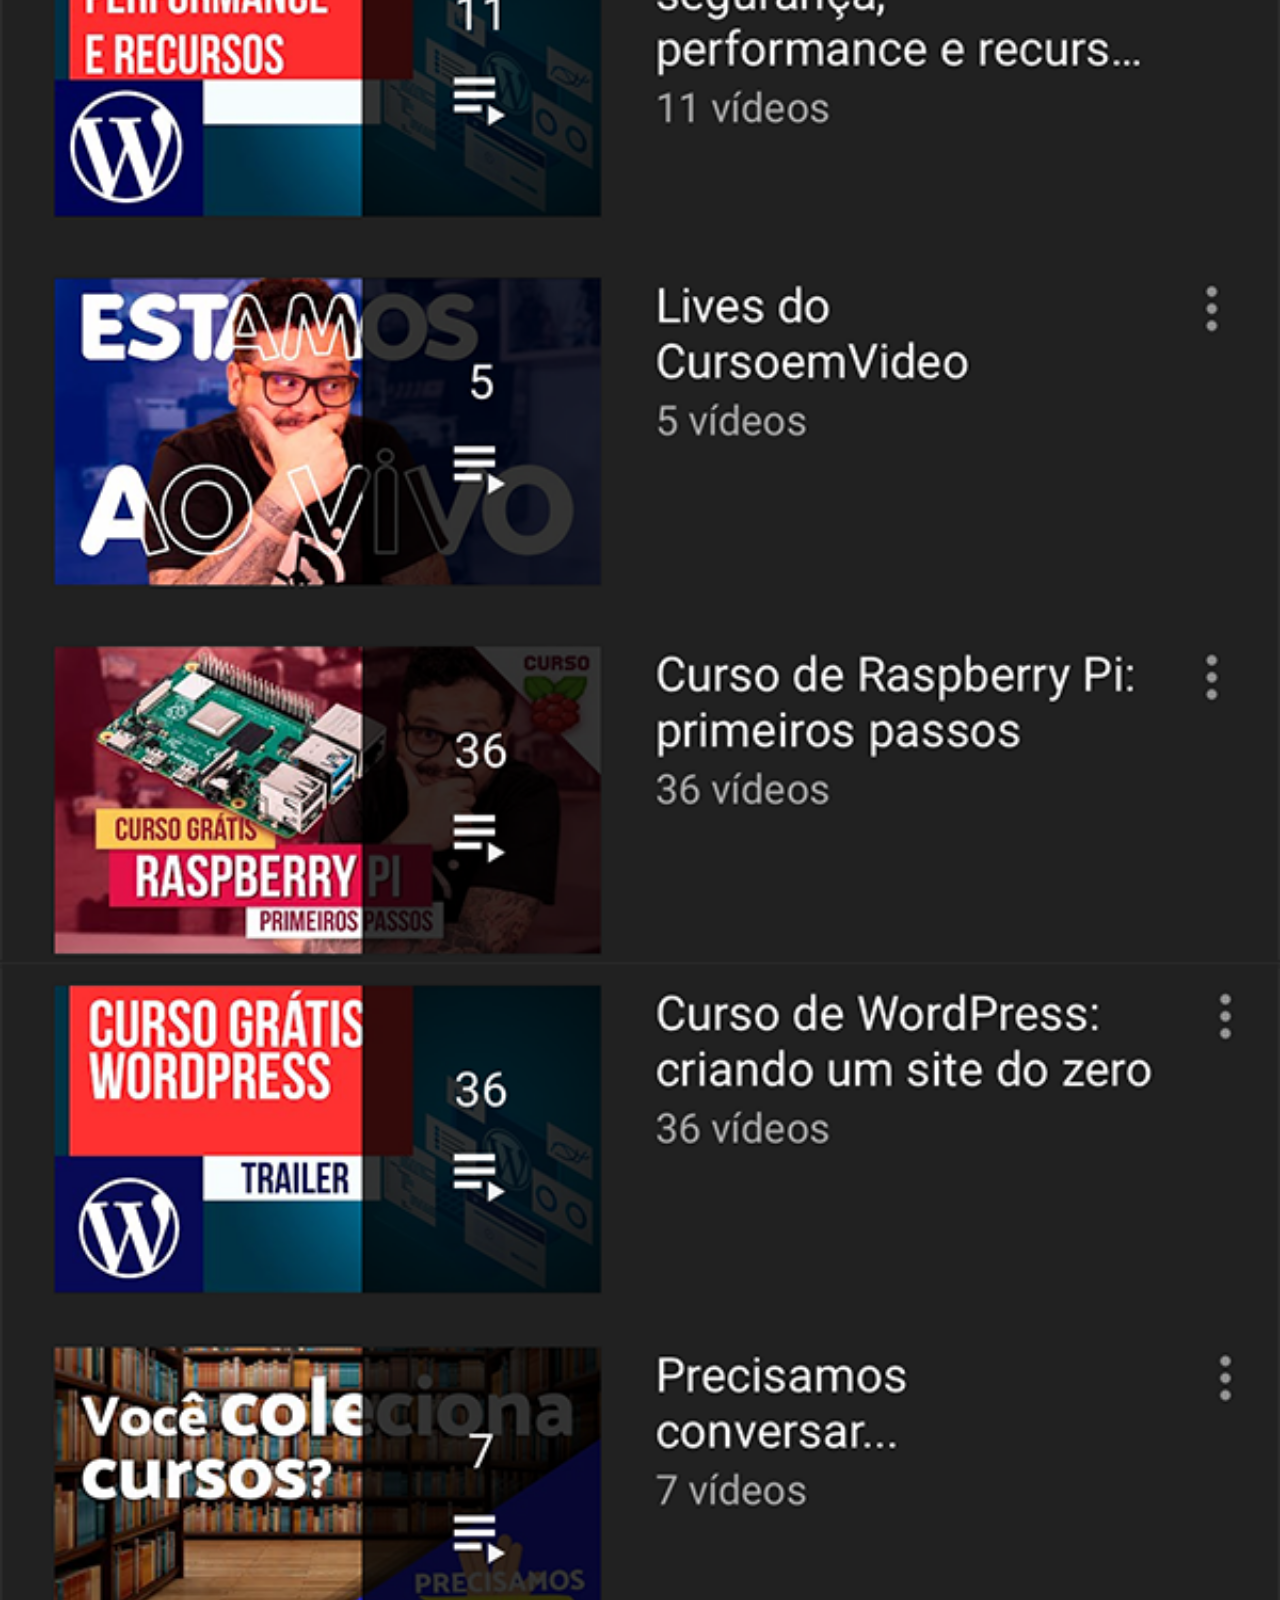
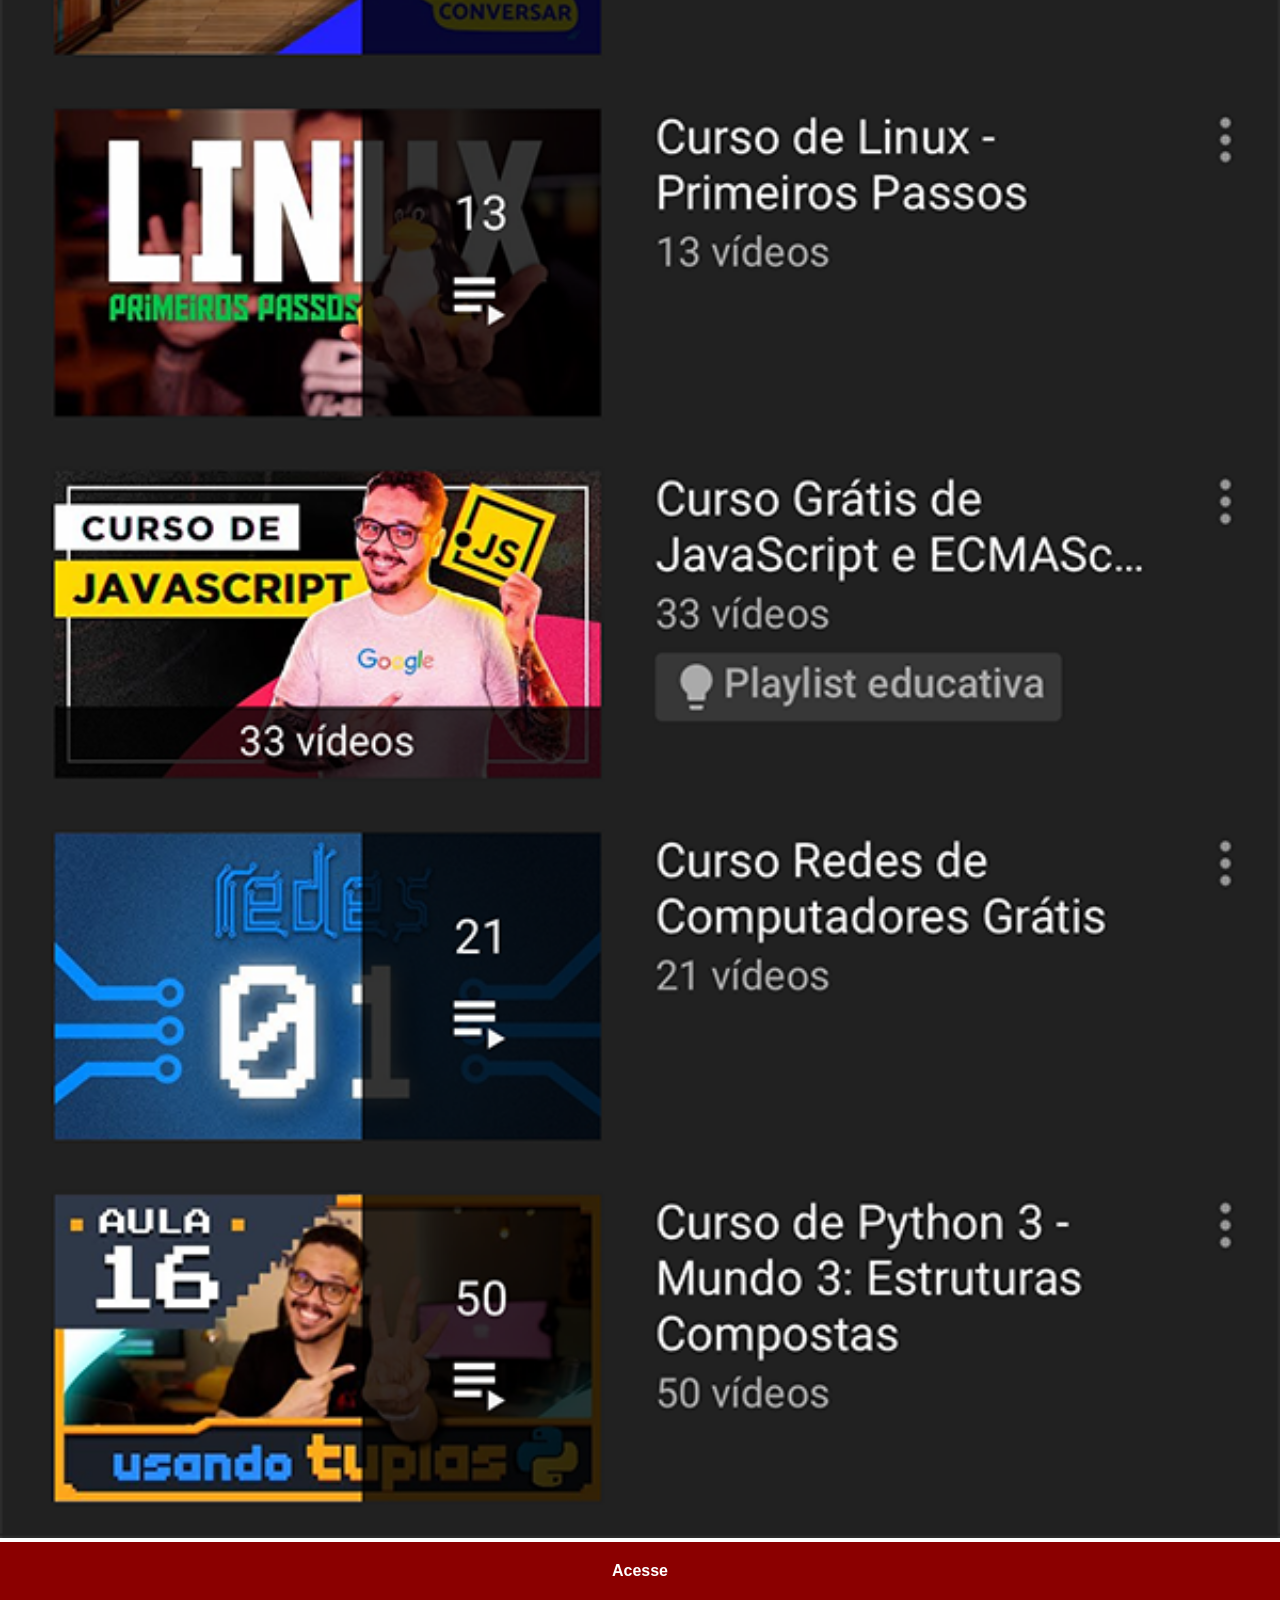
<file: youtube.html>
<!DOCTYPE html>
<html lang="pt-br">
<head>
    <meta charset="UTF-8">
    <meta name="viewport" content="width=device-width, initial-scale=1.0">
    <title>YouTube</title>
    <link rel="stylesheet" href="estilos/social.css">
</head>
<body>
    <img src="imagens/tela-youtube.png" alt="">
    <a href="https://www.youtube.com.br" target="_blank">Acesse</a>
</body>
</html>
</file>
<file: estilos/style.css>
@charset "UTF-8";

*{
    margin: 0px;
    padding: 0px;
    font-family: Arial, Helvetica, sans-serif;
}

html, body{
    height: 100vh;
    width:  100vw;
  
}

body{
    background: url(../imagens/fundo-madeira.jpg) no-repeat top center;
    background-size: cover;
    background-attachment: fixed;
}

main{
    height: 100vh;
    position: relative;
    
}

section#telefone {
    position: absolute;
    top: 50%;
    left: 50%;
    transform: translate(-50%, -50%);


    height: 627px;
    width: 311px;
    background-color: blue;
    background: url(../imagens/frame-iphone.png) no-repeat;

}

iframe#tela{
    position: relative;
    top: 80px;
    left: 22px;
    width: 267px;
    height: 471px;
}

section#redes-sociais{
    text-align: right;
}

section#redes-sociais img{
   width: 50px;
    margin: 10px ;
    border-radius: 50%;
    box-shadow: 2px 2px 5px rgba(0,0,0,0.400);
    box-sizing: border-box;
}
section#redes-sociais img:hover{
    border: 2px solid white;
    transform: translate(-3px, -3px);
    box-shadow: 5px 5px 10px rgba(0,0,0,0.600);
    transition: transform 0.5s, border 1s;
    
}
</file>
<file: estilos/social.css>
@charset "UTF-8";
 
 *{
            margin: 0px;
            padding: 0px;
            font-family: Arial, Helvetica, sans-serif;
        }
        ::-webkit-scrollbar{
            width: 0px;
            height: 0px;
        }
        img{    
            width: 100vw;

        }
        a{
            display: block;
            background-color: darkred  ;
            color: white;
            padding: 20px;
            text-align: center;
            font-weight: bolder;    
            text-decoration: none;
        }
        a:hover{
            background-color: red;
            transition: .7s;
        }
</file>
